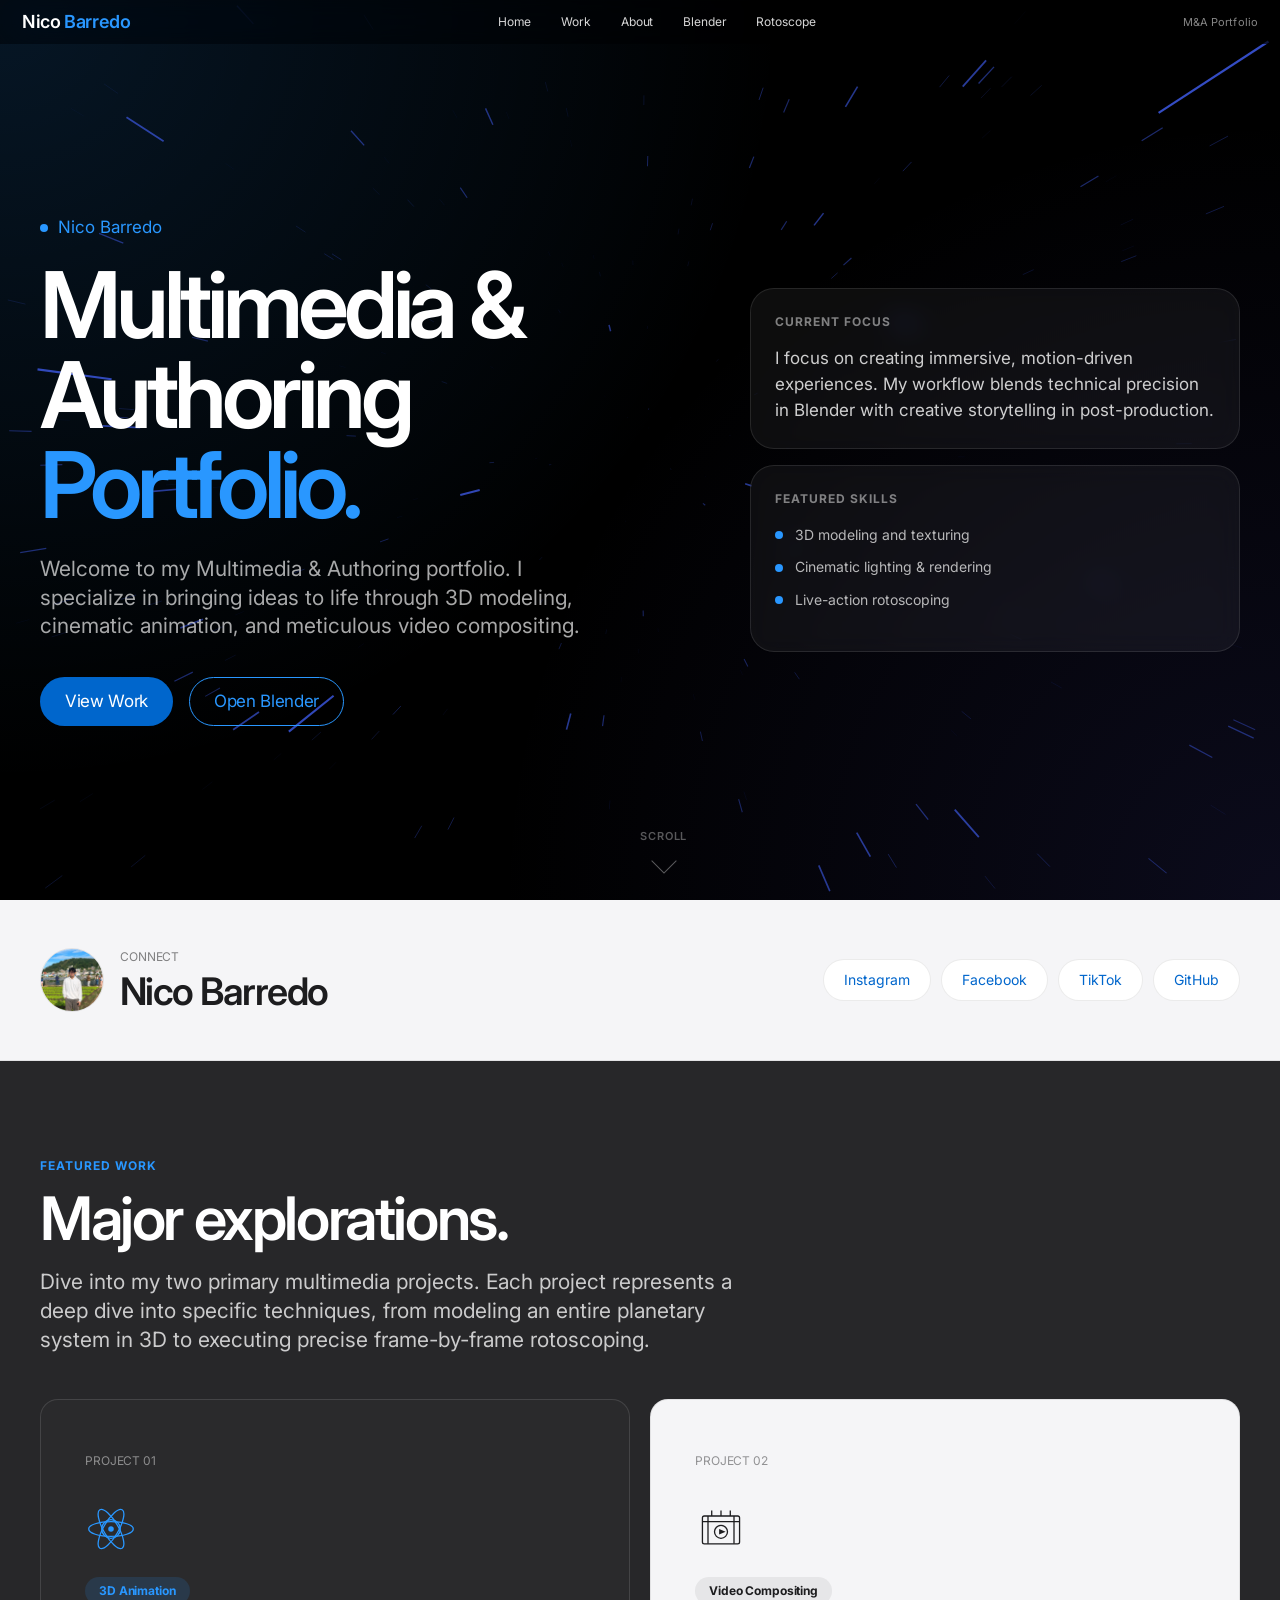
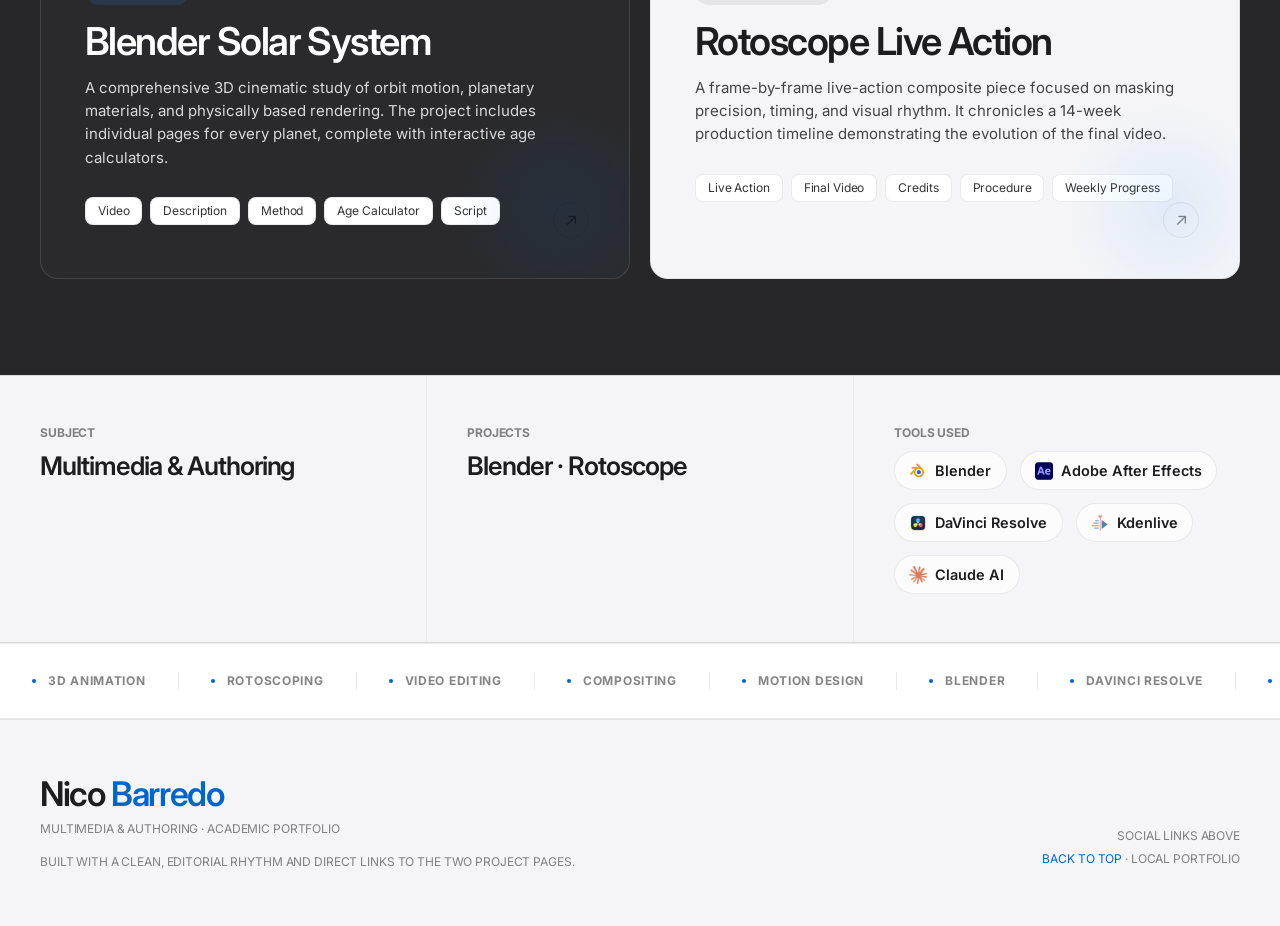
<file: index.html>
<!DOCTYPE html>
<html lang="en">

<head>
  <meta charset="UTF-8">
  <meta name="viewport" content="width=device-width, initial-scale=1.0">
  <title>Nico Barredo — Portfolio</title>
  <link rel="preconnect" href="https://fonts.googleapis.com">
  <link rel="preconnect" href="https://fonts.gstatic.com" crossorigin>
  <link href="https://fonts.googleapis.com/css2?family=Inter:wght@300;400;500;600;700&display=swap" rel="stylesheet">
  <style>
    *,
    *::before,
    *::after {
      box-sizing: border-box;
    }

    html {
      scroll-behavior: smooth;
    }

    :root {
      --action-blue: #0066cc;
      --focus-blue: #0071e3;
      --sky-blue: #2997ff;
      --near-black: #1d1d1f;
      --paper-white: #ffffff;
      --parchment: #f5f5f7;
      --dark-tile-1: #272729;
      --dark-tile-2: #2a2a2c;
      --pure-black: #000000;
      --pearl-btn: #fafafc;
      --hairline: rgba(0, 0, 0, 0.08);
      --hairline-dark: rgba(255, 255, 255, 0.12);
      --muted-80: rgba(0, 0, 0, 0.8);
      --muted-48: rgba(0, 0, 0, 0.48);
      --muted-dark: rgba(255, 255, 255, 0.66);
    }

    body {
      margin: 0;
      font-family: "Inter", system-ui, -apple-system, BlinkMacSystemFont, "Helvetica Neue", Helvetica, Arial, sans-serif;
      font-size: 17px;
      line-height: 1.47;
      color: var(--near-black);
      background: var(--paper-white);
      overflow-x: hidden;
      -webkit-font-smoothing: antialiased;
      text-rendering: optimizeLegibility;
    }

    a {
      color: inherit;
    }

    img {
      max-width: 100%;
      display: block;
    }

    .page {
      position: relative;
      isolation: isolate;
    }

    nav {
      position: fixed;
      top: 0;
      left: 0;
      right: 0;
      z-index: 200;
      height: 44px;
      display: flex;
      align-items: center;
      justify-content: space-between;
      gap: 24px;
      padding: 0 22px;
      background: rgba(0, 0, 0, 0.5);
      backdrop-filter: saturate(180%) blur(20px);
      -webkit-backdrop-filter: saturate(180%) blur(20px);
    }

    .nav-logo {
      font-size: 18px;
      font-weight: 600;
      letter-spacing: -0.02em;
      color: var(--paper-white);
      text-decoration: none;
      white-space: nowrap;
    }

    .nav-logo span {
      color: var(--sky-blue);
    }

    .nav-links {
      display: flex;
      align-items: center;
      gap: 2px;
      list-style: none;
      margin: 0;
      padding: 0;
    }

    .nav-links>li {
      position: relative;
    }

    .nav-links a {
      display: inline-flex;
      align-items: center;
      min-height: 32px;
      padding: 0 14px;
      font-size: 12px;
      letter-spacing: -0.01em;
      color: rgba(255, 255, 255, 0.84);
      text-decoration: none;
      transition: color 0.2s ease;
    }

    .nav-links a:hover {
      color: var(--paper-white);
    }


    .nav-badge {
      font-size: 11px;
      letter-spacing: 0.01em;
      color: rgba(255, 255, 255, 0.52);
      white-space: nowrap;
    }

    .section-eyebrow {
      font-size: 12px;
      font-weight: 700;
      letter-spacing: 0.08em;
      text-transform: uppercase;
      margin-bottom: 12px;
    }

    .section-title {
      margin: 0;
      font-size: clamp(34px, 4.8vw, 60px);
      line-height: 1.05;
      letter-spacing: -0.04em;
      font-weight: 600;
    }

    .hero {
      min-height: 100vh;
      display: grid;
      grid-template-columns: minmax(0, 1.15fr) minmax(300px, 0.85fr);
      align-items: center;
      gap: 48px;
      padding: 120px 40px 80px;
      background-color: var(--pure-black);
      background-image:
        radial-gradient(circle at 0% 0%, rgba(41, 151, 255, 0.15) 0%, transparent 50%),
        radial-gradient(circle at 100% 100%, rgba(94, 92, 230, 0.12) 0%, transparent 50%);
      color: var(--paper-white);
      position: relative;
      overflow: hidden;
    }

    .hero-copy,
    .hero-aside {
      position: relative;
      z-index: 1;
    }

    .hero-eyebrow {
      display: inline-flex;
      align-items: center;
      gap: 10px;
      margin-bottom: 20px;
      color: var(--sky-blue);
      animation: revealUp 0.8s ease both;
    }

    .hero-eyebrow::before {
      content: "";
      width: 8px;
      height: 8px;
      border-radius: 999px;
      background: var(--sky-blue);
    }

    .hero-title {
      margin: 0;
      font-size: clamp(44px, 7.6vw, 92px);
      line-height: 0.98;
      letter-spacing: -0.055em;
      font-weight: 600;
      max-width: 8.2ch;
      animation: revealUp 0.9s ease 0.08s both;
    }

    .hero-title .accent {
      color: var(--sky-blue);
    }

    .hero-sub {
      max-width: 34rem;
      margin: 24px 0 0;
      font-size: 21px;
      line-height: 1.38;
      color: rgba(255, 255, 255, 0.66);
      animation: revealUp 0.9s ease 0.16s both;
    }

    .hero-ctas {
      display: flex;
      flex-wrap: wrap;
      gap: 16px;
      margin-top: 36px;
      animation: revealUp 0.9s ease 0.24s both;
    }

    .btn-pill-primary,
    .btn-pill-ghost,
    .social-pill,
    .inline-link {
      text-decoration: none;
    }

    .btn-pill-primary,
    .btn-pill-ghost {
      display: inline-flex;
      align-items: center;
      justify-content: center;
      min-height: 44px;
      padding: 11px 24px;
      border-radius: 980px;
      font-size: 17px;
      letter-spacing: -0.02em;
      transition: transform 0.15s ease, opacity 0.2s ease, background 0.2s ease, border-color 0.2s ease;
      white-space: nowrap;
    }

    .btn-pill-primary {
      background: var(--action-blue);
      color: var(--paper-white);
      border: 1px solid transparent;
    }

    .btn-pill-primary:hover {
      opacity: 0.9;
    }

    .btn-pill-primary:active {
      transform: scale(0.95);
    }

    .btn-pill-primary:focus-visible,
    .btn-pill-ghost:focus-visible,
    .social-pill:focus-visible,
    .inline-link:focus-visible,
    .project-card:focus-visible {
      outline: 2px solid var(--focus-blue);
      outline-offset: 2px;
    }

    .btn-pill-ghost {
      background: transparent;
      color: var(--sky-blue);
      border: 1px solid var(--sky-blue);
    }

    .btn-pill-ghost:hover {
      background: rgba(41, 151, 255, 0.1);
    }

    .btn-pill-ghost:active {
      transform: scale(0.95);
    }

    .hero-aside {
      display: grid;
      gap: 16px;
      align-content: start;
    }

    .hero-panel {
      padding: 24px;
      border-radius: 24px;
      background: rgba(255, 255, 255, 0.05);
      border: 1px solid rgba(255, 255, 255, 0.1);
      backdrop-filter: blur(12px);
    }

    .hero-panel-label {
      margin-bottom: 14px;
      font-size: 12px;
      font-weight: 700;
      letter-spacing: 0.08em;
      text-transform: uppercase;
      color: rgba(255, 255, 255, 0.48);
    }

    .hero-panel-copy {
      margin: 0;
      font-size: 17px;
      line-height: 1.55;
      color: rgba(255, 255, 255, 0.8);
    }

    .hero-list {
      display: grid;
      gap: 12px;
      margin-top: 18px;
      padding: 0;
      list-style: none;
    }

    .hero-list li {
      display: flex;
      align-items: flex-start;
      gap: 12px;
      font-size: 14px;
      line-height: 1.45;
      color: rgba(255, 255, 255, 0.7);
    }

    .hero-list li::before {
      content: "";
      width: 8px;
      height: 8px;
      border-radius: 999px;
      margin-top: 0.45em;
      background: var(--sky-blue);
      flex: 0 0 auto;
    }

    .scroll-hint {
      position: absolute;
      left: 50%;
      bottom: 30px;
      transform: translateX(-50%);
      display: inline-flex;
      flex-direction: column;
      align-items: center;
      gap: 8px;
      color: rgba(255, 255, 255, 0.34);
      animation: revealUp 0.9s ease 0.4s both;
    }

    .scroll-hint-text {
      font-size: 11px;
      font-weight: 600;
      letter-spacing: 0.08em;
      text-transform: uppercase;
    }

    .scroll-chevron {
      width: 18px;
      height: 18px;
      border-right: 1.5px solid rgba(255, 255, 255, 0.35);
      border-bottom: 1.5px solid rgba(255, 255, 255, 0.35);
      transform: rotate(45deg);
      animation: chevronBounce 2s ease-in-out infinite;
    }

    .social-strip {
      padding: 48px 40px;
      display: flex;
      align-items: center;
      justify-content: space-between;
      gap: 24px;
      flex-wrap: wrap;
      background: var(--parchment);
      border-bottom: 1px solid var(--hairline);
    }

    .social-strip-left .label,
    .about-col-label,
    .project-num,
    .meta-chip,
    .footer-right,
    .footer-left .f-sub,
    .footer-note,
    .eyebrow-tag {
      font-size: 12px;
      letter-spacing: -0.01em;
    }

    .social-strip-left .label,
    .about-col-label,
    .project-num,
    .footer-left .f-sub,
    .footer-right,
    .footer-note {
      color: var(--muted-48);
      text-transform: uppercase;
    }

    .social-strip-left {
      display: flex;
      align-items: center;
      gap: 16px;
    }

    .profile-avatar {
      width: 64px;
      height: 64px;
      border-radius: 50%;
      object-fit: cover;
      border: 1px solid var(--hairline);
    }

    .social-strip-left .label {
      margin-bottom: 6px;
    }

    .social-strip-left .name {
      margin: 0;
      font-size: clamp(28px, 3vw, 38px);
      line-height: 1.05;
      letter-spacing: -0.04em;
      font-weight: 600;
      color: var(--near-black);
    }

    .social-pills {
      display: flex;
      flex-wrap: wrap;
      gap: 10px;
    }

    .social-pill {
      display: inline-flex;
      align-items: center;
      min-height: 42px;
      padding: 0 20px;
      border-radius: 980px;
      border: 1px solid var(--hairline);
      background: var(--paper-white);
      color: var(--action-blue);
      font-size: 14px;
      transition: background 0.2s ease, transform 0.15s ease;
    }

    .social-pill:hover {
      background: var(--pearl-btn);
      transform: translateY(-1px);
    }

    .tile {
      padding: 96px 40px;
    }

    .tile-dark {
      background: var(--dark-tile-1);
      color: var(--paper-white);
    }

    .tile-light {
      background: var(--paper-white);
      color: var(--near-black);
    }

    .tile-dark .section-title {
      color: var(--paper-white);
    }

    .tile-light .section-title {
      color: var(--near-black);
    }

    .tile-dark .section-eyebrow {
      color: var(--sky-blue);
    }

    .tile-light .section-eyebrow {
      color: var(--action-blue);
    }

    .tile-lead {
      max-width: 46rem;
      margin: 18px 0 0;
      font-size: 21px;
      line-height: 1.38;
      color: inherit;
      opacity: 0.76;
    }

    .featured-grid {
      display: grid;
      grid-template-columns: repeat(2, minmax(0, 1fr));
      gap: 20px;
      margin-top: 44px;
    }

    .project-card {
      position: relative;
      display: flex;
      flex-direction: column;
      justify-content: space-between;
      min-height: 480px;
      padding: 52px 44px 44px;
      border-radius: 18px;
      border: 1px solid var(--hairline);
      text-decoration: none;
      color: var(--near-black);
      background: var(--parchment);
      overflow: hidden;
      transition: transform 0.28s ease, border-color 0.28s ease;
    }

    .project-card:hover {
      transform: translateY(-4px);
      border-color: rgba(0, 0, 0, 0.12);
    }

    .project-card::after {
      content: "";
      position: absolute;
      inset: auto -40px -40px auto;
      width: 220px;
      height: 220px;
      border-radius: 50%;
      pointer-events: none;
    }

    .project-card.blender::after {
      background: radial-gradient(circle, rgba(0, 102, 204, 0.1) 0%, rgba(0, 102, 204, 0) 68%);
    }

    .project-card.rotoscope::after {
      background: radial-gradient(circle, rgba(41, 151, 255, 0.1) 0%, rgba(41, 151, 255, 0) 68%);
    }

    .project-card.dark {
      background: var(--dark-tile-2);
      color: var(--paper-white);
      border-color: var(--hairline-dark);
    }

    .project-num {
      margin-bottom: 34px;
      color: inherit;
      opacity: 0.46;
    }

    .project-icon {
      width: 52px;
      height: 52px;
      margin-bottom: 22px;
      color: var(--action-blue);
    }

    .project-card.rotoscope .project-icon {
      color: var(--near-black);
    }

    .project-card.dark .project-icon {
      color: var(--sky-blue);
    }

    .project-tag {
      display: inline-flex;
      align-items: center;
      min-height: 28px;
      padding: 0 14px;
      width: fit-content;
      border-radius: 980px;
      font-size: 12px;
      font-weight: 700;
      letter-spacing: -0.01em;
      margin-bottom: 16px;
      background: rgba(0, 102, 204, 0.09);
      color: var(--action-blue);
    }

    .project-card.rotoscope .project-tag {
      background: rgba(29, 29, 31, 0.07);
      color: var(--near-black);
    }

    .project-card.dark .project-tag {
      background: rgba(41, 151, 255, 0.14);
      color: var(--sky-blue);
    }

    .project-name {
      margin: 0 0 14px;
      font-size: clamp(26px, 3vw, 42px);
      line-height: 1.06;
      letter-spacing: -0.04em;
      font-weight: 600;
    }

    .project-desc {
      margin: 0;
      max-width: 30rem;
      font-size: 15px;
      line-height: 1.55;
      color: inherit;
      opacity: 0.82;
    }

    .project-meta {
      display: flex;
      flex-wrap: wrap;
      gap: 8px;
      margin-top: 28px;
    }

    .meta-chip {
      display: inline-flex;
      align-items: center;
      min-height: 28px;
      padding: 0 12px;
      border-radius: 8px;
      background: var(--paper-white);
      border: 1px solid var(--hairline);
      color: var(--muted-80);
      font-size: 12px;
      text-transform: none;
    }

    .project-arrow {
      position: absolute;
      right: 40px;
      bottom: 40px;
      width: 36px;
      height: 36px;
      border-radius: 50%;
      display: grid;
      place-items: center;
      border: 1px solid var(--hairline);
      color: var(--muted-48);
      transition: transform 0.25s ease, background 0.25s ease, color 0.25s ease, border-color 0.25s ease;
    }

    .project-card:hover .project-arrow {
      transform: rotate(45deg);
      background: var(--action-blue);
      color: var(--paper-white);
      border-color: var(--action-blue);
    }

    .about-strip {
      display: grid;
      grid-template-columns: repeat(3, minmax(0, 1fr));
      gap: 1px;
      background: var(--hairline);
      border-top: 1px solid var(--hairline);
      border-bottom: 1px solid var(--hairline);
    }

    .about-col {
      padding: 48px 40px;
      background: var(--parchment);
    }

    .about-col-label {
      margin-bottom: 10px;
      color: var(--muted-48);
      font-weight: 700;
      text-transform: uppercase;
    }

    .about-col-val {
      font-size: clamp(22px, 2vw, 28px);
      line-height: 1.18;
      letter-spacing: -0.04em;
      font-weight: 600;
      color: var(--near-black);
    }

    .tools-list {
      display: flex;
      flex-wrap: wrap;
      gap: 0.8rem;
      align-items: center;
      font-size: 0.85em;
      letter-spacing: normal;
      font-weight: 600;
    }

    .tool-pill {
      display: inline-flex;
      align-items: center;
      gap: 0.5rem;
      padding: 0.6rem 0.9rem;
      border-radius: 999px;
      background: rgba(255, 255, 255, 0.72);
      border: 1px solid var(--hairline);
      color: var(--near-black);
    }

    .tool-pill img {
      width: 18px;
      height: 18px;
      display: block;
      object-fit: contain;
    }

    .support-grid {
      display: grid;
      grid-template-columns: minmax(0, 1fr) minmax(0, 1fr);
      gap: 20px;
      margin-top: 44px;
    }

    .support-card {
      padding: 32px;
      border-radius: 18px;
      border: 1px solid var(--hairline);
      background: var(--paper-white);
    }

    .support-card.dark {
      background: var(--dark-tile-2);
      border-color: var(--hairline-dark);
      color: var(--paper-white);
    }

    .support-card .eyebrow-tag {
      display: inline-flex;
      align-items: center;
      min-height: 28px;
      padding: 0 12px;
      border-radius: 980px;
      margin-bottom: 14px;
      background: rgba(0, 102, 204, 0.09);
      color: var(--action-blue);
      font-weight: 700;
      text-transform: uppercase;
    }

    .support-card.dark .eyebrow-tag {
      background: rgba(41, 151, 255, 0.14);
      color: var(--sky-blue);
    }

    .support-card h3 {
      margin: 0 0 10px;
      font-size: 24px;
      line-height: 1.12;
      letter-spacing: -0.04em;
      font-weight: 600;
      color: inherit;
    }

    .support-card p {
      margin: 0;
      font-size: 15px;
      line-height: 1.55;
      color: inherit;
      opacity: 0.82;
    }

    .support-meta {
      display: flex;
      flex-wrap: wrap;
      gap: 8px;
      margin-top: 20px;
    }

    .support-chip {
      display: inline-flex;
      align-items: center;
      min-height: 28px;
      padding: 0 12px;
      border-radius: 8px;
      background: rgba(255, 255, 255, 0.72);
      border: 1px solid var(--hairline);
      color: var(--muted-80);
      font-size: 12px;
    }

    .support-card.dark .support-chip {
      background: rgba(255, 255, 255, 0.08);
      border-color: rgba(255, 255, 255, 0.12);
      color: rgba(255, 255, 255, 0.82);
    }

    .process-strip {
      padding: 0 40px 96px;
      background: var(--paper-white);
    }

    .process-head {
      max-width: 48rem;
      margin-bottom: 28px;
    }

    .process-grid {
      display: grid;
      grid-template-columns: repeat(3, minmax(0, 1fr));
      gap: 20px;
    }

    .process-step {
      padding: 28px;
      border-radius: 18px;
      background: var(--parchment);
      border: 1px solid var(--hairline);
    }

    .process-step-num {
      display: inline-flex;
      align-items: center;
      justify-content: center;
      width: 36px;
      height: 36px;
      border-radius: 50%;
      margin-bottom: 16px;
      background: rgba(0, 102, 204, 0.09);
      color: var(--action-blue);
      font-size: 12px;
      font-weight: 700;
    }

    .process-step h3 {
      margin: 0 0 10px;
      font-size: 22px;
      line-height: 1.12;
      letter-spacing: -0.04em;
      font-weight: 600;
      color: var(--near-black);
    }

    .process-step p {
      margin: 0;
      font-size: 15px;
      line-height: 1.55;
      color: var(--muted-80);
    }

    .marquee-section {
      overflow: hidden;
      padding: 28px 0;
      background: var(--paper-white);
      border-top: 1px solid var(--hairline);
      border-bottom: 1px solid var(--hairline);
    }

    .marquee-track {
      display: flex;
      width: max-content;
      white-space: nowrap;
      animation: marquee 28s linear infinite;
    }

    .marquee-item {
      display: inline-flex;
      align-items: center;
      gap: 12px;
      padding: 0 32px;
      font-size: 12px;
      font-weight: 700;
      letter-spacing: 0.06em;
      text-transform: uppercase;
      color: var(--muted-48);
      border-right: 1px solid var(--hairline);
    }

    .marquee-dot {
      width: 4px;
      height: 4px;
      border-radius: 999px;
      flex: 0 0 auto;
      background: var(--action-blue);
    }

    footer {
      background: var(--parchment);
      border-top: 1px solid var(--hairline);
      padding: 56px 40px;
      display: flex;
      align-items: flex-end;
      justify-content: space-between;
      gap: 24px;
      flex-wrap: wrap;
    }

    .footer-left .f-title {
      margin: 0 0 6px;
      font-size: clamp(26px, 2.8vw, 34px);
      line-height: 1.06;
      letter-spacing: -0.04em;
      font-weight: 600;
      color: var(--near-black);
    }

    .footer-left .f-title span {
      color: var(--action-blue);
    }

    .footer-left .f-sub {
      margin: 0;
      line-height: 1.9;
      font-size: 12px;
      color: var(--muted-48);
      text-transform: uppercase;
    }

    .footer-right {
      text-align: right;
      line-height: 1.9;
      font-size: 12px;
      color: var(--muted-48);
      text-transform: uppercase;
    }

    .footer-right a {
      color: var(--action-blue);
      text-decoration: none;
    }

    .footer-right a:hover {
      text-decoration: underline;
    }

    .footer-note {
      margin-top: 12px;
      color: var(--muted-48);
    }

    .inline-link {
      color: var(--action-blue);
      font-weight: 600;
    }

    @keyframes revealUp {
      from {
        opacity: 0;
        transform: translateY(18px);
      }

      to {
        opacity: 1;
        transform: translateY(0);
      }
    }

    @keyframes chevronBounce {

      0%,
      100% {
        transform: rotate(45deg) translateY(0);
        opacity: 0.35;
      }

      50% {
        transform: rotate(45deg) translateY(5px);
        opacity: 0.7;
      }
    }

    @keyframes marquee {
      to {
        transform: translateX(-50%);
      }
    }

    @media (max-width: 1024px) {
      .hero {
        grid-template-columns: 1fr;
      }

      .hero-title {
        max-width: none;
      }

      .support-grid,
      .process-grid,
      .featured-grid {
        grid-template-columns: 1fr;
      }
    }

    @media (max-width: 833px) {
      nav {
        padding: 0 16px;
      }

      .nav-links {
        display: none;
      }

      .hero,
      .tile,
      .process-strip,
      footer,
      .social-strip {
        padding-left: 24px;
        padding-right: 24px;
      }

      .hero {
        padding-top: 100px;
        padding-bottom: 72px;
      }

      .hero-sub,
      .tile-lead {
        font-size: 18px;
      }

      .project-card {
        min-height: 420px;
        padding: 42px 28px 34px;
      }

      .project-arrow {
        right: 28px;
        bottom: 28px;
      }

      .about-strip {
        grid-template-columns: 1fr;
      }

      .about-col {
        padding: 32px 24px;
      }

      .footer-right {
        text-align: left;
      }
    }


    @media (max-width: 640px) {
      .hero-title {
        font-size: clamp(40px, 14vw, 56px);
      }

      .hero-ctas {
        flex-direction: column;
        align-items: stretch;
      }

      .btn-pill-primary,
      .btn-pill-ghost {
        width: 100%;
      }

      .social-strip {
        align-items: flex-start;
      }
    }

    @media (prefers-reduced-motion: reduce) {

      *,
      *::before,
      *::after {
        animation-duration: 0.001ms !important;
        animation-iteration-count: 1 !important;
        transition-duration: 0.001ms !important;
        scroll-behavior: auto !important;
      }
    }
  </style>
</head>

<body>
  <div class="page">
    <nav>
      <a class="nav-logo" href="#hero">Nico <span>Barredo</span></a>
      <ul class="nav-links" aria-label="Primary">
        <li><a href="#hero">Home</a></li>
        <li><a href="#work">Work</a></li>
        <li><a href="#about">About</a></li>
        <li><a href="blender/index.html">Blender</a></li>
        <li><a href="rotoscope/index.html">Rotoscope</a></li>
      </ul>
      <div class="nav-badge">M&amp;A Portfolio</div>
    </nav>

    <main>
      <section class="hero" id="hero">
        <div class="hero-copy">
          <div class="hero-eyebrow">Nico Barredo</div>
          <h1 class="hero-title">Multimedia &amp; Authoring<br><span class="accent">Portfolio.</span></h1>
          <p class="hero-sub">Welcome to my Multimedia &amp; Authoring portfolio. I specialize in bringing ideas to life
            through 3D modeling, cinematic animation, and meticulous video compositing.</p>
          <div class="hero-ctas">
            <a href="#work" class="btn-pill-primary">View Work</a>
            <a href="blender/index.html" class="btn-pill-ghost">Open Blender</a>
          </div>
        </div>

        <aside class="hero-aside" aria-label="Portfolio summary">
          <div class="hero-panel">
            <div class="hero-panel-label">Current focus</div>
            <p class="hero-panel-copy">I focus on creating immersive, motion-driven experiences. My workflow blends
              technical precision in Blender with creative storytelling in post-production.</p>
          </div>
          <div class="hero-panel">
            <div class="hero-panel-label">Featured skills</div>
            <ul class="hero-list">
              <li>3D modeling and texturing</li>
              <li>Cinematic lighting &amp; rendering</li>
              <li>Live-action rotoscoping</li>
            </ul>
          </div>
        </aside>

        <div class="scroll-hint" aria-hidden="true">
          <span class="scroll-hint-text">Scroll</span>
          <span class="scroll-chevron"></span>
        </div>
      </section>

      <div class="social-strip">
        <div class="social-strip-left">
          <!-- FIX: removed trailing slash from void element -->
          <img src="media/pfp.jpg" alt="Nico Barredo" class="profile-avatar">
          <div>
            <div class="label">Connect</div>
            <h2 class="name">Nico Barredo</h2>
          </div>
        </div>
        <div class="social-pills">
          <a class="social-pill" href="https://www.instagram.com/niiikkoo_0/" target="_blank"
            rel="noreferrer">Instagram</a>
          <a class="social-pill" href="https://www.facebook.com/elixqc" target="_blank" rel="noreferrer">Facebook</a>
          <a class="social-pill" href="https://www.tiktok.com/@pitchblack721" target="_blank"
            rel="noreferrer">TikTok</a>
          <a class="social-pill" href="https://github.com/elixqc" target="_blank" rel="noreferrer">GitHub</a>
        </div>
      </div>

      <section class="tile tile-dark" id="work">
        <div class="section-eyebrow">Featured Work</div>
        <h2 class="section-title">Major explorations.</h2>
        <p class="tile-lead">Dive into my two primary multimedia projects. Each project represents a deep dive into
          specific techniques, from modeling an entire planetary system in 3D to executing precise frame-by-frame
          rotoscoping.</p>

        <div class="featured-grid">
          <a href="blender/index.html" class="project-card dark blender">
            <div>
              <div class="project-num">Project 01</div>
              <div class="project-icon" aria-hidden="true">
                <svg width="52" height="52" viewBox="0 0 56 56" fill="none" stroke="currentColor" stroke-width="1.4"
                  xmlns="http://www.w3.org/2000/svg">
                  <circle cx="28" cy="28" r="10" />
                  <ellipse cx="28" cy="28" rx="24" ry="8" />
                  <ellipse cx="28" cy="28" rx="24" ry="8" transform="rotate(60 28 28)" />
                  <ellipse cx="28" cy="28" rx="24" ry="8" transform="rotate(120 28 28)" />
                  <circle cx="28" cy="28" r="3" fill="currentColor" stroke="none" />
                </svg>
              </div>
              <span class="project-tag">3D Animation</span>
              <h3 class="project-name">Blender Solar System</h3>
              <p class="project-desc">A comprehensive 3D cinematic study of orbit motion, planetary materials, and
                physically based rendering. The project includes individual pages for every planet, complete with
                interactive age calculators.</p>
              <div class="project-meta">
                <span class="meta-chip">Video</span>
                <span class="meta-chip">Description</span>
                <span class="meta-chip">Method</span>
                <span class="meta-chip">Age Calculator</span>
                <span class="meta-chip">Script</span>
              </div>
            </div>
            <div class="project-arrow">↗</div>
          </a>

          <a href="rotoscope/index.html" class="project-card rotoscope">
            <div>
              <div class="project-num">Project 02</div>
              <div class="project-icon" aria-hidden="true">
                <svg width="52" height="52" viewBox="0 0 56 56" fill="none" stroke="currentColor" stroke-width="1.4"
                  xmlns="http://www.w3.org/2000/svg">
                  <rect x="8" y="14" width="40" height="30" rx="2" />
                  <line x1="8" y1="20" x2="48" y2="20" />
                  <line x1="14" y1="14" x2="14" y2="44" />
                  <line x1="42" y1="14" x2="42" y2="44" />
                  <circle cx="28" cy="31" r="7" />
                  <polygon points="26,28 26,34 33,31" fill="currentColor" stroke="none" />
                  <line x1="18" y1="8" x2="18" y2="14" />
                  <line x1="28" y1="8" x2="28" y2="14" />
                  <line x1="38" y1="8" x2="38" y2="14" />
                </svg>
              </div>
              <span class="project-tag">Video Compositing</span>
              <h3 class="project-name">Rotoscope Live Action</h3>
              <p class="project-desc">A frame-by-frame live-action composite piece focused on masking precision, timing,
                and visual rhythm. It chronicles a 14-week production timeline demonstrating the evolution of the final
                video.</p>
              <div class="project-meta">
                <span class="meta-chip">Live Action</span>
                <span class="meta-chip">Final Video</span>
                <span class="meta-chip">Credits</span>
                <span class="meta-chip">Procedure</span>
                <span class="meta-chip">Weekly Progress</span>
              </div>
            </div>
            <div class="project-arrow">↗</div>
          </a>
        </div>
      </section>

      <div class="about-strip" id="about">
        <div class="about-col">
          <div class="about-col-label">Subject</div>
          <div class="about-col-val">Multimedia &amp; Authoring</div>
        </div>
        <div class="about-col">
          <div class="about-col-label">Projects</div>
          <div class="about-col-val">Blender · Rotoscope</div>
        </div>
        <div class="about-col">
          <div class="about-col-label">Tools Used</div>
          <div class="about-col-val tools-list">
            <span class="tool-pill"><img src="blender/icons/blender.png" alt="Blender">Blender</span>
            <span class="tool-pill"><img src="blender/icons/aftereffects.png" alt="Adobe After Effects">Adobe After Effects</span>
            <span class="tool-pill"><img src="blender/icons/davinci.png" alt="DaVinci Resolve">DaVinci Resolve</span>
            <span class="tool-pill"><img src="blender/icons/kdenlive.png" alt="Kdenlive">Kdenlive</span>
            <span class="tool-pill"><img src="blender/icons/claudeai.png" alt="Claude AI">Claude AI</span>
          </div>
        </div>
      </div>

      <div class="marquee-section">
        <div class="marquee-track" aria-hidden="true">
          <span class="marquee-item"><span class="marquee-dot"></span>3D Animation</span>
          <span class="marquee-item"><span class="marquee-dot"></span>Rotoscoping</span>
          <span class="marquee-item"><span class="marquee-dot"></span>Video Editing</span>
          <span class="marquee-item"><span class="marquee-dot"></span>Compositing</span>
          <span class="marquee-item"><span class="marquee-dot"></span>Motion Design</span>
          <span class="marquee-item"><span class="marquee-dot"></span>Blender</span>
          <span class="marquee-item"><span class="marquee-dot"></span>DaVinci Resolve</span>
          <span class="marquee-item"><span class="marquee-dot"></span>Kdenlive</span>
          <span class="marquee-item"><span class="marquee-dot"></span>Portfolio Design</span>
          <span class="marquee-item"><span class="marquee-dot"></span>3D Animation</span>
          <span class="marquee-item"><span class="marquee-dot"></span>Rotoscoping</span>
          <span class="marquee-item"><span class="marquee-dot"></span>Video Editing</span>
          <span class="marquee-item"><span class="marquee-dot"></span>Compositing</span>
          <span class="marquee-item"><span class="marquee-dot"></span>Motion Design</span>
          <span class="marquee-item"><span class="marquee-dot"></span>Blender</span>
          <span class="marquee-item"><span class="marquee-dot"></span>DaVinci Resolve</span>
          <span class="marquee-item"><span class="marquee-dot"></span>Kdenlive</span>
          <span class="marquee-item"><span class="marquee-dot"></span>Portfolio Design</span>
        </div>
      </div>
    </main>

    <footer>
      <div class="footer-left">
        <div class="f-title">Nico <span>Barredo</span></div>
        <div class="f-sub">Multimedia &amp; Authoring · Academic Portfolio</div>
        <div class="footer-note">Built with a clean, editorial rhythm and direct links to the two project pages.</div>
      </div>
      <div class="footer-right">
        Social links above<br>
        <a href="#hero">Back to top</a> · Local portfolio
      </div>
    </footer>
  </div>

  <script src="starfield.js"></script>
  <script>
    Starfield.setup({
      starColor: "rgb(58, 85, 217)",
      hueJitter: 0,
      trailLength: 0.8,
      baseSpeed: 3,
      maxAcceleration: 2,
      accelerationRate: 0.05,
      decelerationRate: 0.05,
      minSpawnRadius: 80,
      maxSpawnRadius: 500
    });
  </script>
</body>

</html>
</file>
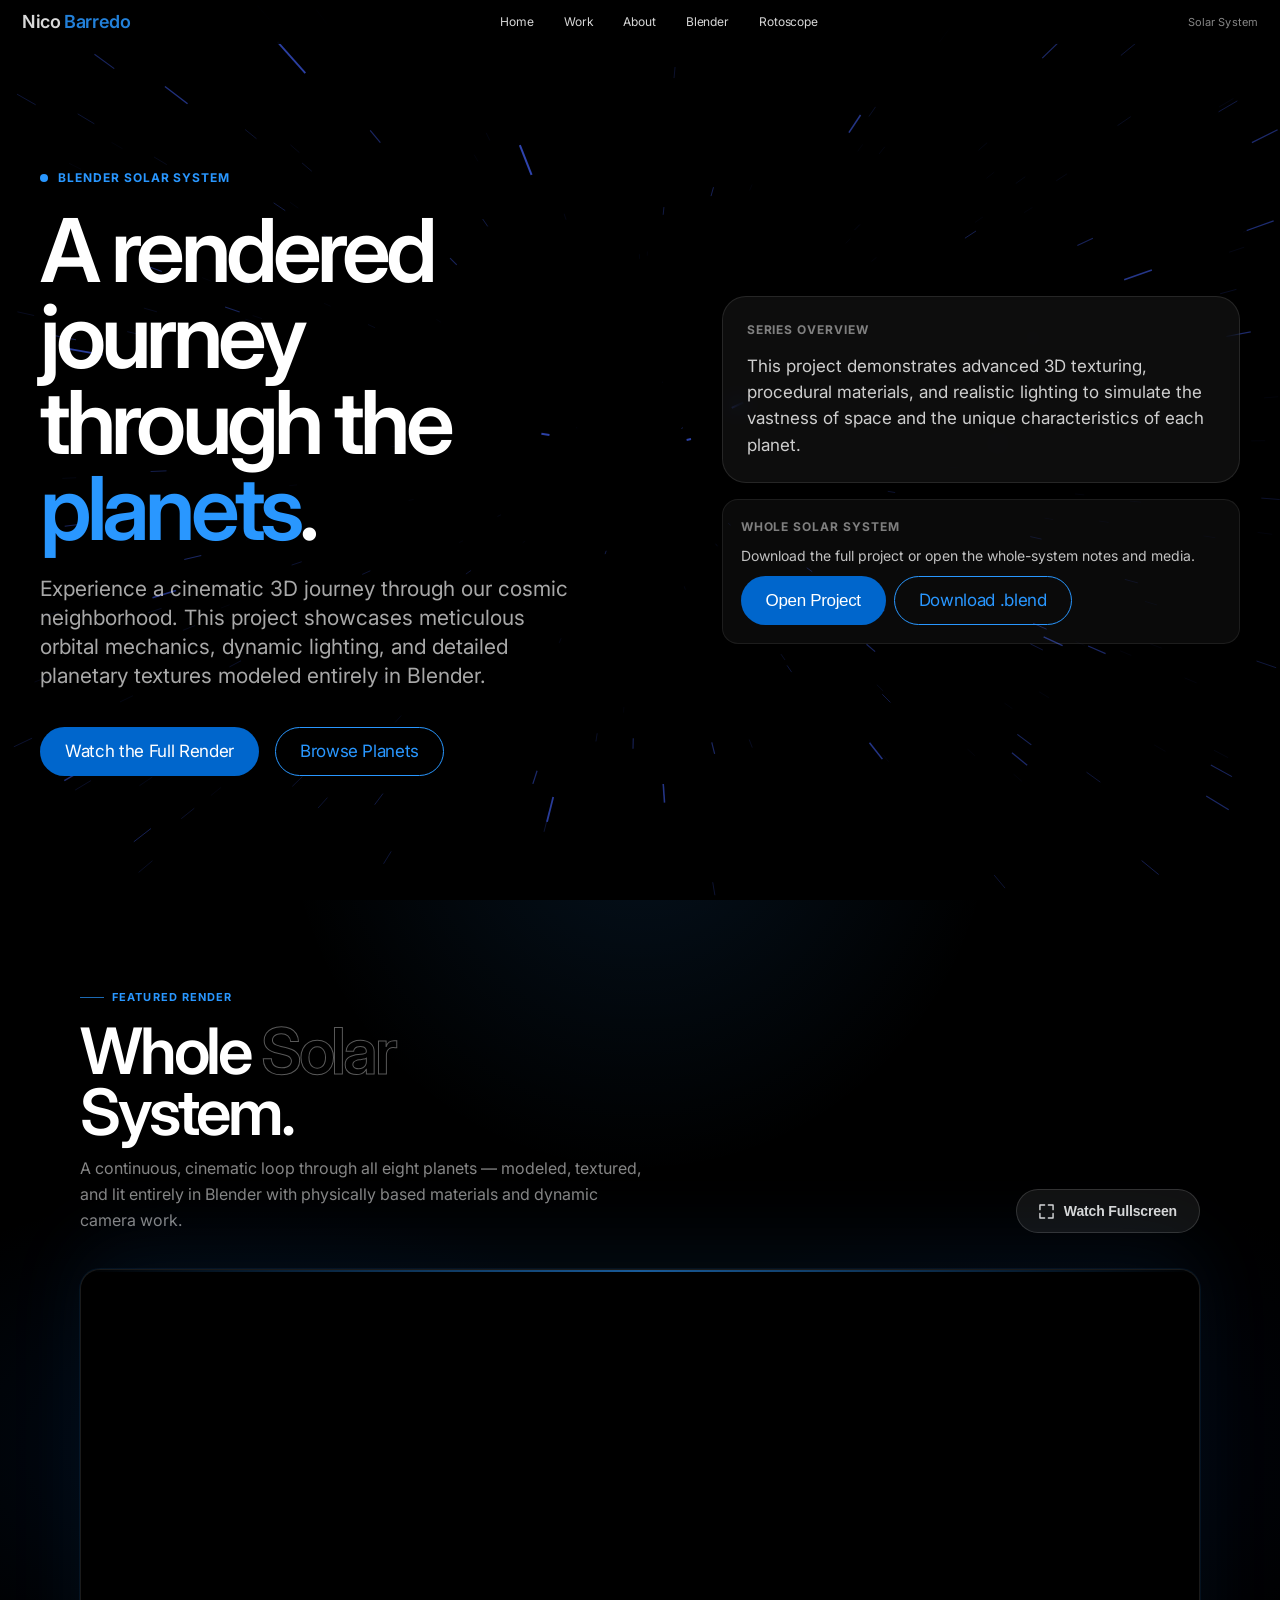
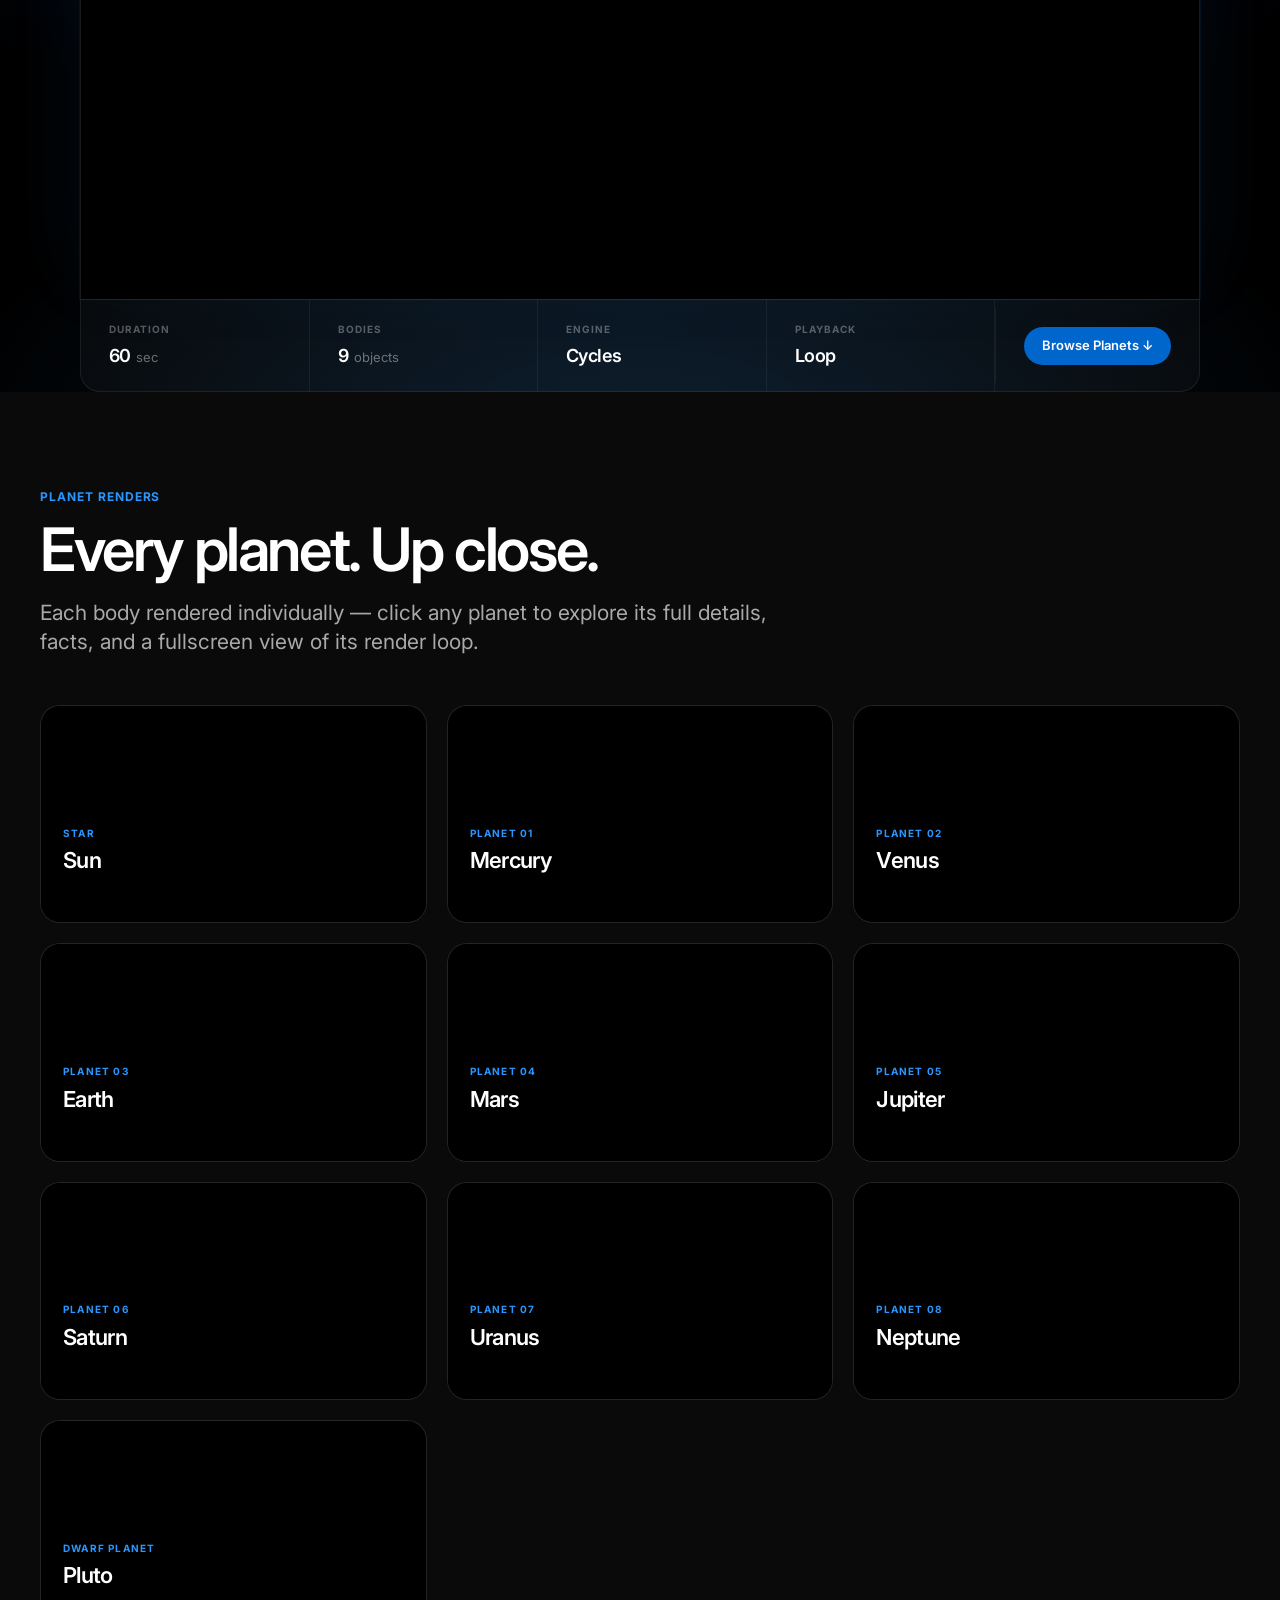
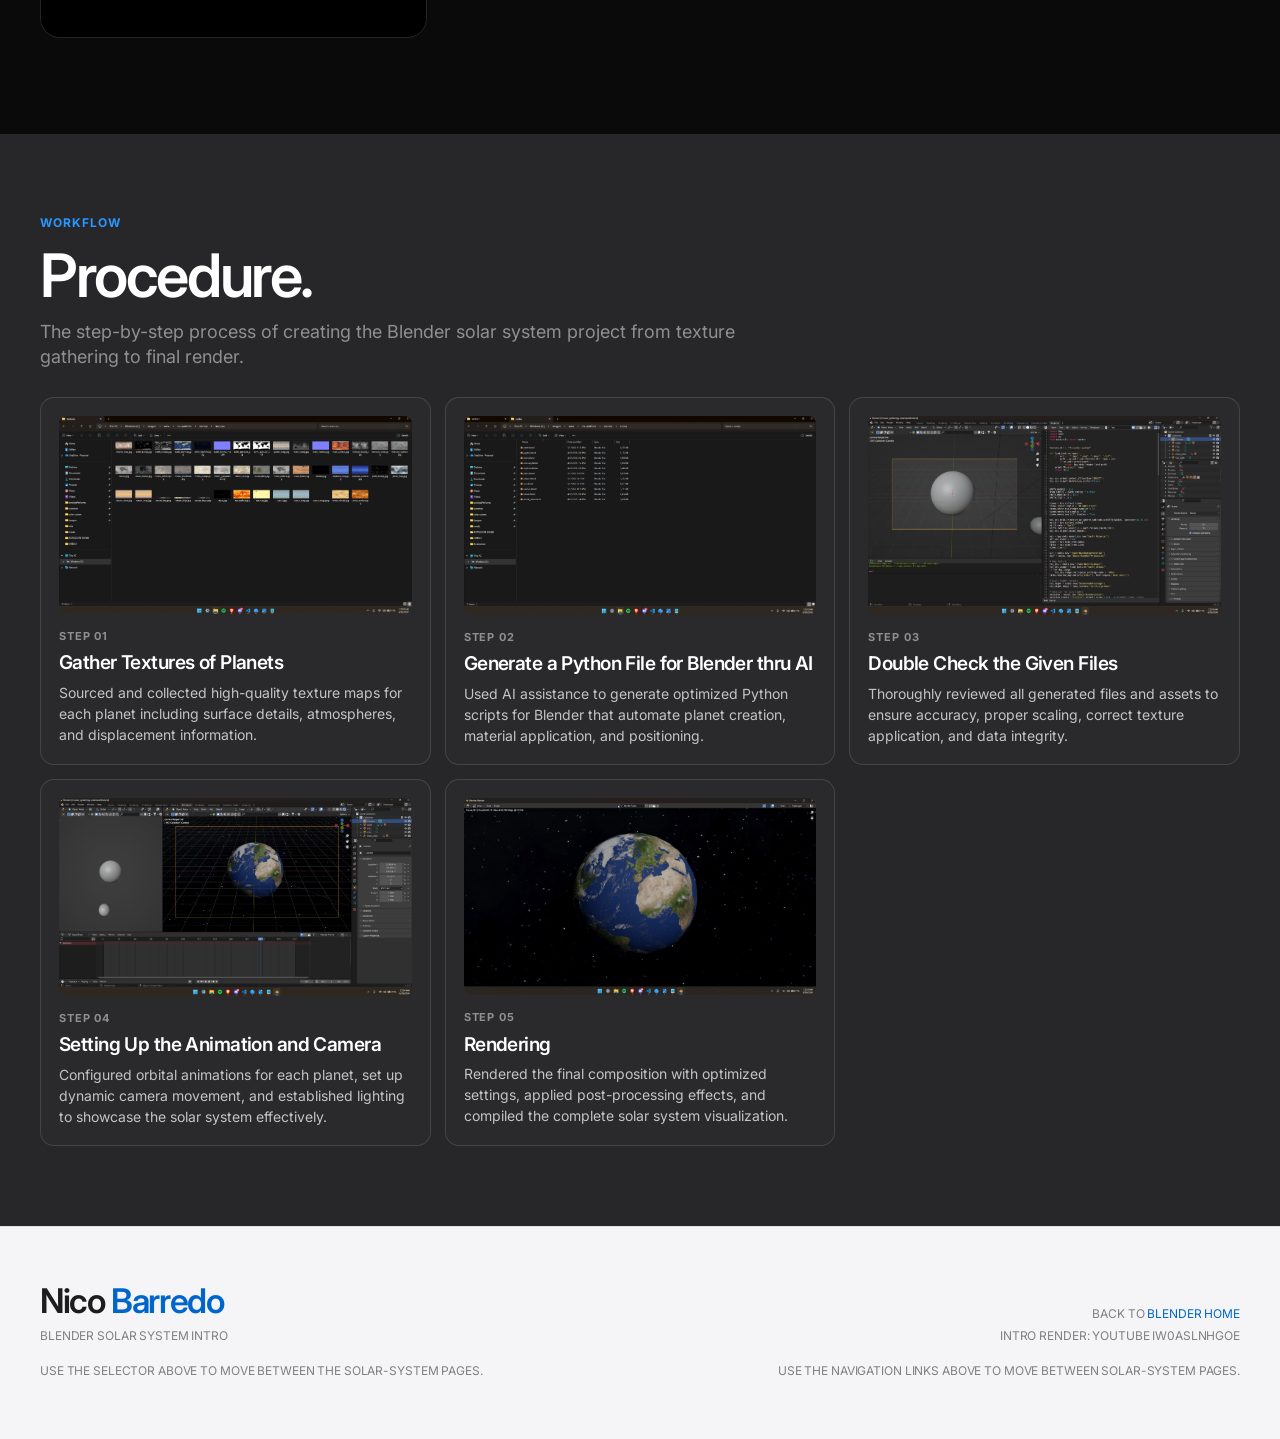
<file: blender/index.html>
<!DOCTYPE html>
<html lang="en">

<head>
  <meta charset="UTF-8" />
  <meta name="viewport" content="width=device-width, initial-scale=1.0" />
  <title>Blender Solar System — Nico Barredo</title>
  <link rel="preconnect" href="https://fonts.googleapis.com" />
  <link rel="preconnect" href="https://fonts.gstatic.com" crossorigin />
  <link href="https://fonts.googleapis.com/css2?family=Inter:wght@300;400;500;600;700&display=swap" rel="stylesheet" />
  <style>
    *,
    *::before,
    *::after {
      box-sizing: border-box;
    }

    html {
      scroll-behavior: smooth;
    }

    :root {
      --action-blue: #0066cc;
      --focus-blue: #0071e3;
      --sky-blue: #2997ff;
      --near-black: #1d1d1f;
      --paper-white: #ffffff;
      --parchment: #f5f5f7;
      --dark-tile-1: #272729;
      --dark-tile-2: #2a2a2c;
      --pure-black: #000000;
      --pearl-btn: #fafafc;
      --hairline: rgba(0, 0, 0, 0.08);
      --hairline-dark: rgba(255, 255, 255, 0.12);
      --muted-80: rgba(0, 0, 0, 0.8);
      --muted-48: rgba(0, 0, 0, 0.48);
    }

    body {
      margin: 0;
      font-family: "Inter", system-ui, -apple-system, BlinkMacSystemFont, "Helvetica Neue", Helvetica, Arial, sans-serif;
      font-size: 17px;
      line-height: 1.47;
      color: var(--near-black);
      background: var(--paper-white);
      overflow-x: hidden;
      -webkit-font-smoothing: antialiased;
      text-rendering: optimizeLegibility;
    }

    a { color: inherit; }
    img, video { display: block; max-width: 100%; }

    /* ── NAV ── */
    nav {
      position: fixed;
      top: 0; left: 0; right: 0;
      z-index: 200;
      height: 44px;
      display: flex;
      align-items: center;
      justify-content: space-between;
      gap: 24px;
      padding: 0 22px;
      background: rgba(0, 0, 0, 0.84);
      backdrop-filter: saturate(180%) blur(20px);
      -webkit-backdrop-filter: saturate(180%) blur(20px);
    }

    .nav-logo {
      font-size: 18px; font-weight: 600; letter-spacing: -0.02em;
      color: var(--paper-white); text-decoration: none; white-space: nowrap;
    }
    .nav-logo span { color: var(--sky-blue); }

    .nav-links {
      display: flex; align-items: center; gap: 2px;
      list-style: none; margin: 0; padding: 0;
    }
    .nav-links a {
      display: inline-flex; align-items: center; min-height: 32px;
      padding: 0 14px; font-size: 12px; letter-spacing: -0.01em;
      color: rgba(255,255,255,0.84); text-decoration: none; transition: color 0.2s ease;
    }
    .nav-links a:hover { color: var(--paper-white); }

    .nav-badge {
      font-size: 11px; letter-spacing: 0.01em;
      color: rgba(255,255,255,0.52); white-space: nowrap;
    }

    /* ── HERO ── */
    .hero {
      position: relative; overflow: hidden; min-height: 100vh;
      padding: 120px 40px 80px; background: var(--pure-black); color: var(--paper-white);
      display: grid; grid-template-columns: minmax(0,1.1fr) minmax(300px,0.9fr);
      gap: 48px; align-items: center;
    }

    .hero-eyebrow {
      display: inline-flex; align-items: center; gap: 10px; margin-bottom: 20px;
      color: var(--sky-blue); font-size: 12px; font-weight: 700;
      letter-spacing: 0.08em; text-transform: uppercase;
    }
    .hero-eyebrow::before {
      content: ""; width: 8px; height: 8px; border-radius: 999px; background: var(--sky-blue);
    }

    .hero-title {
      margin: 0; font-size: clamp(44px,7.2vw,88px); line-height: 0.98;
      letter-spacing: -0.055em; font-weight: 600; max-width: 9ch;
    }
    .hero-title .accent { color: var(--sky-blue); }

    .hero-sub {
      max-width: 34rem; margin: 24px 0 0; font-size: 21px;
      line-height: 1.38; color: rgba(255,255,255,0.66);
    }

    .hero-ctas { display: flex; flex-wrap: wrap; gap: 16px; margin-top: 36px; }

    .btn-pill-primary, .btn-pill-ghost, .inline-link { text-decoration: none; }
    .btn-pill-primary, .btn-pill-ghost {
      display: inline-flex; align-items: center; justify-content: center;
      min-height: 44px; padding: 11px 24px; border-radius: 980px; font-size: 17px;
      letter-spacing: -0.02em;
      transition: transform 0.15s ease, opacity 0.2s ease, background 0.2s ease, border-color 0.2s ease;
      white-space: nowrap; cursor: pointer;
    }
    .btn-pill-primary { background: var(--action-blue); color: var(--paper-white); border: 1px solid transparent; }
    .btn-pill-primary:hover { opacity: 0.9; }
    .btn-pill-primary:active { transform: scale(0.95); }
    .btn-pill-ghost { background: transparent; color: var(--sky-blue); border: 1px solid var(--sky-blue); }
    .btn-pill-ghost:hover { background: rgba(41,151,255,0.1); }
    .btn-pill-ghost:active { transform: scale(0.95); }

    .hero-aside { display: grid; gap: 16px; }
    .hero-panel {
      padding: 24px; border-radius: 24px;
      background: rgba(255,255,255,0.05); border: 1px solid rgba(255,255,255,0.1);
      backdrop-filter: blur(12px);
    }
    .hero-panel-label { margin-bottom: 14px; color: rgba(255,255,255,0.48); font-size: 12px; font-weight: 700; letter-spacing: 0.08em; text-transform: uppercase; }
    .hero-panel-copy { margin: 0; font-size: 17px; line-height: 1.55; color: rgba(255,255,255,0.8); }

    .selector-card {
      padding: 24px; border-radius: 24px;
      background: rgba(255,255,255,0.05); border: 1px solid rgba(255,255,255,0.1);
      backdrop-filter: blur(12px); display: grid; gap: 14px;
    }
    .project-card {
      padding: 18px; border-radius: 16px;
      background: rgba(255,255,255,0.04); border: 1px solid rgba(255,255,255,0.08);
      display: grid; gap: 10px;
    }
    .project-label { font-size: 12px; font-weight: 700; letter-spacing: 0.08em; text-transform: uppercase; color: rgba(255,255,255,0.48); }
    .project-copy { margin: 0; font-size: 14px; color: rgba(255,255,255,0.75); }
    .project-actions { display: flex; gap: 8px; }
    .selector-label { font-size: 12px; font-weight: 700; letter-spacing: 0.08em; text-transform: uppercase; color: rgba(255,255,255,0.48); }
    .selector-row { display: grid; grid-template-columns: minmax(0,1fr) auto; gap: 10px; align-items: center; }
    .planet-select {
      min-width: 0; min-height: 44px; padding: 0 16px; border-radius: 980px;
      border: 1px solid rgba(255,255,255,0.12); background: rgba(255,255,255,0.95);
      color: var(--near-black); font: inherit; appearance: none; outline: none;
    }
    .selector-note { margin: 0; font-size: 14px; line-height: 1.45; color: rgba(255,255,255,0.7); }

    /* ── TILES ── */
    .tile { padding: 96px 40px; }
    .tile-light { background: var(--paper-white); color: var(--near-black); }
    .tile-dark { background: var(--dark-tile-1); color: var(--paper-white); }

    .section-title { margin: 0; font-size: clamp(34px,4.8vw,60px); line-height: 1.05; letter-spacing: -0.04em; font-weight: 600; }
    .section-eyebrow { margin-bottom: 12px; font-size: 12px; font-weight: 700; letter-spacing: 0.08em; text-transform: uppercase; }
    .tile-light .section-eyebrow { color: var(--action-blue); }
    .tile-dark .section-eyebrow { color: var(--sky-blue); }
    .section-lead { max-width: 46rem; margin: 18px 0 0; font-size: 21px; line-height: 1.38; opacity: 0.78; }

    /* ── MAIN RENDER ── */
    .render-section { position: relative; background: #000; overflow: hidden; padding: 0; }
    .render-section::before {
      content: ""; position: absolute; inset: 0;
      background:
        radial-gradient(ellipse 80% 60% at 50% 110%, rgba(41,151,255,0.18) 0%, transparent 70%),
        radial-gradient(ellipse 60% 40% at 20% 50%, rgba(0,80,180,0.12) 0%, transparent 60%),
        radial-gradient(ellipse 60% 40% at 80% 50%, rgba(0,40,120,0.10) 0%, transparent 60%);
      pointer-events: none; z-index: 1;
    }
    .render-inner { position: relative; z-index: 2; max-width: 1200px; margin: 0 auto; padding: 80px 40px 0; }
    .render-header { display: grid; grid-template-columns: 1fr auto; align-items: flex-end; gap: 32px; margin-bottom: 36px; }
    .render-eyebrow {
      display: inline-flex; align-items: center; gap: 8px;
      font-size: 11px; font-weight: 700; letter-spacing: 0.1em; text-transform: uppercase;
      color: var(--sky-blue); margin-bottom: 14px;
    }
    .render-eyebrow::before { content: ""; width: 24px; height: 1px; background: var(--sky-blue); opacity: 0.7; }
    .render-title { margin: 0; font-size: clamp(36px,5vw,68px); line-height: 0.96; letter-spacing: -0.05em; font-weight: 600; color: var(--paper-white); }
    .render-title em { font-style: normal; color: transparent; -webkit-text-stroke: 1px rgba(255,255,255,0.35); }
    .render-desc { max-width: 36rem; margin: 14px 0 0; font-size: 16px; line-height: 1.6; color: rgba(255,255,255,0.52); }
    .render-fs-btn {
      display: inline-flex; align-items: center; gap: 10px; min-height: 44px; padding: 11px 22px;
      border-radius: 980px; font-size: 14px; font-weight: 600; letter-spacing: -0.01em;
      background: rgba(255,255,255,0.07); border: 1px solid rgba(255,255,255,0.14);
      color: rgba(255,255,255,0.84); cursor: pointer; text-decoration: none; white-space: nowrap;
      flex-shrink: 0; transition: background 0.2s ease, border-color 0.2s ease, color 0.2s ease, transform 0.15s ease;
    }
    .render-fs-btn:hover { background: rgba(41,151,255,0.15); border-color: rgba(41,151,255,0.4); color: var(--paper-white); }
    .render-fs-btn:active { transform: scale(0.96); }

    .render-frame {
      position: relative; border-radius: 20px 20px 0 0; overflow: hidden;
      background: #000; border: 1px solid rgba(255,255,255,0.1); border-bottom: none;
      box-shadow: 0 0 0 1px rgba(41,151,255,0.08), 0 -24px 80px rgba(41,151,255,0.08), inset 0 1px 0 rgba(255,255,255,0.08);
    }
    .render-frame video,
    .render-frame iframe { width: 100%; aspect-ratio: 16/9; display: block; background: #000; border: 0; }
    .render-frame video { object-fit: cover; }
    .render-frame::after {
      content: ""; position: absolute; inset: 0;
      background: repeating-linear-gradient(to bottom, transparent 0px, transparent 3px, rgba(0,0,0,0.04) 3px, rgba(0,0,0,0.04) 4px);
      pointer-events: none;
    }

    .render-stats {
      display: grid; grid-template-columns: repeat(4,1fr) auto; align-items: center; gap: 0;
      background: rgba(255,255,255,0.03); border: 1px solid rgba(255,255,255,0.08);
      border-top: 1px solid rgba(41,151,255,0.15); border-radius: 0 0 20px 20px; overflow: hidden;
    }
    .render-stat { padding: 22px 28px; border-right: 1px solid rgba(255,255,255,0.06); }
    .render-stat-label { font-size: 10px; font-weight: 700; letter-spacing: 0.1em; text-transform: uppercase; color: rgba(255,255,255,0.32); margin-bottom: 6px; }
    .render-stat-value { font-size: 18px; font-weight: 600; letter-spacing: -0.03em; color: var(--paper-white); }
    .render-stat-value .unit { font-size: 13px; font-weight: 400; color: rgba(255,255,255,0.4); margin-left: 2px; letter-spacing: 0; }
    .render-stats-cta { padding: 18px 28px; border-left: 1px solid rgba(255,255,255,0.06); }
    .render-watch-btn {
      display: inline-flex; align-items: center; gap: 8px; min-height: 38px; padding: 9px 18px;
      border-radius: 980px; font-size: 13px; font-weight: 600; background: var(--action-blue);
      color: var(--paper-white); border: none; cursor: pointer; white-space: nowrap;
      text-decoration: none; transition: opacity 0.2s ease, transform 0.15s ease;
    }
    .render-watch-btn:hover { opacity: 0.88; }

    /* ── PLANET VIDEO GRID ── */
    .video-tile { background: #0a0a0b; padding: 96px 40px; }
    .video-tile .section-eyebrow { color: var(--sky-blue); }
    .video-tile .section-title { color: var(--paper-white); }
    .video-tile .section-lead { color: rgba(255,255,255,0.65); opacity: 1; }

    .planet-video-grid { display: grid; grid-template-columns: repeat(3,1fr); gap: 20px; margin-top: 48px; }

    .planet-video-block {
      position: relative; border-radius: 20px; overflow: hidden; cursor: pointer;
      background: #111; border: 1px solid rgba(255,255,255,0.08);
      transition: transform 0.3s cubic-bezier(0.25,0.46,0.45,0.94), border-color 0.3s ease, box-shadow 0.3s ease;
    }
    .planet-video-block:hover {
      transform: translateY(-6px) scale(1.01); border-color: rgba(41,151,255,0.4);
      box-shadow: 0 24px 64px rgba(0,0,0,0.6), 0 0 0 1px rgba(41,151,255,0.2);
    }
    .planet-video-block video { width: 100%; aspect-ratio: 16/9; display: block; background: #000; border: 0; object-fit: cover; }

    .planet-video-overlay {
      position: absolute; inset: 0;
      background: linear-gradient(to top, rgba(0,0,0,0.88) 0%, rgba(0,0,0,0.3) 50%, rgba(0,0,0,0) 100%);
      display: flex; flex-direction: column; justify-content: flex-end;
      padding: 20px 22px; transition: background 0.3s ease;
    }
    .planet-video-block:hover .planet-video-overlay {
      background: linear-gradient(to top, rgba(0,0,0,0.92) 0%, rgba(0,0,0,0.45) 55%, rgba(0,0,0,0.1) 100%);
    }
    .planet-video-tag { font-size: 10px; font-weight: 700; letter-spacing: 0.12em; text-transform: uppercase; color: var(--sky-blue); margin-bottom: 4px; }
    .planet-video-name { font-size: 22px; font-weight: 600; letter-spacing: -0.03em; color: var(--paper-white); margin: 0 0 8px; }
    .planet-video-hint {
      display: inline-flex; align-items: center; gap: 6px; font-size: 12px;
      color: rgba(255,255,255,0.6); opacity: 0; transform: translateY(6px);
      transition: opacity 0.25s ease, transform 0.25s ease;
    }
    .planet-video-block:hover .planet-video-hint { opacity: 1; transform: translateY(0); }

    /* ── PROCEDURE ── */
    #procedure {
      padding-top: 80px;
      padding-bottom: 80px;
    }

    #procedure .section-eyebrow {
      color: var(--sky-blue);
    }

    #procedure .section-title {
      color: var(--paper-white);
    }

    #procedure .section-lead {
      margin-top: 12px;
      font-size: 18px;
      line-height: 1.4;
      opacity: 0.74;
      color: rgba(255,255,255,0.65);
    }

    .procedure-grid {
      display: grid;
      grid-template-columns: repeat(3, minmax(0, 1fr));
      gap: 14px;
      margin-top: 28px;
    }

    .procedure-card {
      padding: 18px;
      border-radius: 14px;
      background: var(--dark-tile-2);
      border: 1px solid var(--hairline-dark);
      color: var(--paper-white);
    }

    .procedure-card img {
      width: 100%;
      height: auto;
      border-radius: 8px;
      margin-bottom: 14px;
      object-fit: cover;
    }

    .procedure-card .meta-kicker {
      font-size: 11px;
      font-weight: 700;
      letter-spacing: 0.08em;
      text-transform: uppercase;
      color: rgba(255,255,255,0.48);
      margin-bottom: 8px;
    }

    .procedure-card h3 {
      margin: 0 0 8px;
      font-size: 19px;
      line-height: 1.15;
      letter-spacing: -0.03em;
      font-weight: 600;
      color: var(--paper-white);
    }

    .procedure-card p {
      margin: 0;
      font-size: 14px;
      line-height: 1.5;
      color: rgba(255,255,255,0.72);
    }

    /* ── MODAL ── */
    @keyframes modalBackdropIn {
      from { opacity: 0; backdrop-filter: blur(0px) saturate(100%); -webkit-backdrop-filter: blur(0px) saturate(100%); }
      to { opacity: 1; backdrop-filter: blur(20px) saturate(120%); -webkit-backdrop-filter: blur(20px) saturate(120%); }
    }
    @keyframes modalBackdropOut {
      from { opacity: 1; backdrop-filter: blur(20px) saturate(120%); -webkit-backdrop-filter: blur(20px) saturate(120%); }
      to { opacity: 0; backdrop-filter: blur(0px) saturate(100%); -webkit-backdrop-filter: blur(0px) saturate(100%); }
    }
    @keyframes modalSlideUp {
      from { opacity: 0; transform: translateY(48px) scale(0.96); }
      to { opacity: 1; transform: translateY(0) scale(1); }
    }
    @keyframes modalFadeOut {
      from { opacity: 1; }
      to { opacity: 0; }
    }
    @keyframes fadeInUp {
      from { opacity: 0; transform: translateY(16px); }
      to { opacity: 1; transform: translateY(0); }
    }

    .modal-backdrop {
      position: fixed; inset: 0; z-index: 500;
      background: rgba(0,0,0,0.92);
      backdrop-filter: blur(20px) saturate(120%);
      -webkit-backdrop-filter: blur(20px) saturate(120%);
      display: flex; align-items: center; justify-content: center;
      padding: 24px; opacity: 0; pointer-events: none;
    }
    .modal-backdrop.open {
      opacity: 1; pointer-events: auto;
      animation: modalBackdropIn 0.4s cubic-bezier(0.16, 1, 0.3, 1) forwards;
    }
    .modal-backdrop.closing {
      animation: modalBackdropOut 0.25s ease-out forwards;
    }

    .modal {
      position: relative; width: 100%; max-width: 960px;
      max-height: calc(100vh - 48px); overflow-y: auto;
      border-radius: 28px; background: #111214;
      border: 1px solid rgba(255,255,255,0.1);
      box-shadow: 0 48px 120px rgba(0,0,0,0.8);
      transform: translateY(48px) scale(0.96); opacity: 0;
      scrollbar-width: thin; scrollbar-color: rgba(255,255,255,0.12) transparent;
    }
    .modal-backdrop.open .modal {
      animation: modalSlideUp 0.5s cubic-bezier(0.16, 1, 0.3, 1) forwards;
    }
    .modal-backdrop.closing .modal {
      animation: modalFadeOut 0.25s ease-out forwards;
    }

    .modal-close {
      position: absolute; top: 20px; right: 20px; z-index: 10;
      width: 38px; height: 38px; border-radius: 50%;
      background: rgba(255,255,255,0.08); border: 1px solid rgba(255,255,255,0.12);
      color: rgba(255,255,255,0.8); display: grid; place-items: center;
      cursor: pointer; transition: background 0.2s ease, color 0.2s ease;
      font-size: 18px; line-height: 1;
    }
    .modal-close:hover { background: rgba(255,255,255,0.16); color: var(--paper-white); }

    .modal-video-shell {
      position: relative; border-radius: 28px 28px 0 0; overflow: hidden;
      background: #000; aspect-ratio: 16 / 9;
    }
    .modal-backdrop.open .modal-video-shell {
      animation: fadeInUp 0.5s cubic-bezier(0.16, 1, 0.3, 1) 0.1s forwards; opacity: 0;
    }
    .modal-video-shell video,
    .modal-video-shell iframe {
      position: absolute; inset: 0; width: 100%; height: 100%;
      display: block; border: 0; background: #000; pointer-events: none;
    }
    .modal-video-shell video { object-fit: cover; }

    .modal-video-controls { position: absolute; bottom: 20px; right: 20px; display: flex; gap: 10px; }
    .modal-btn {
      display: inline-flex; align-items: center; gap: 8px; min-height: 38px; padding: 0 16px;
      border-radius: 980px; font-size: 13px; font-weight: 600; letter-spacing: -0.01em;
      cursor: pointer; border: none; transition: transform 0.15s ease, opacity 0.2s ease;
    }
    .modal-btn:hover { opacity: 0.88; }
    .modal-btn:active { transform: scale(0.95); }
    .modal-btn-fs { background: rgba(255,255,255,0.14); color: var(--paper-white); border: 1px solid rgba(255,255,255,0.2); backdrop-filter: blur(8px); }

    .modal-body {
      position: relative; padding: 36px 260px 40px 40px; display: block;
    }
    .modal-body > div:first-child { width: 100%; }

    .modal-backdrop.open .modal-badge { animation: fadeInUp 0.5s cubic-bezier(0.16, 1, 0.3, 1) 0.15s forwards; opacity: 0; }
    .modal-backdrop.open .modal-title { animation: fadeInUp 0.5s cubic-bezier(0.16, 1, 0.3, 1) 0.25s forwards; opacity: 0; }
    .modal-backdrop.open .modal-desc { animation: fadeInUp 0.5s cubic-bezier(0.16, 1, 0.3, 1) 0.35s forwards; opacity: 0; }
    .modal-backdrop.open .modal-facts { animation: fadeInUp 0.5s cubic-bezier(0.16, 1, 0.3, 1) 0.45s forwards; opacity: 0; }
    .modal-backdrop.open .age-calc { animation: fadeInUp 0.5s cubic-bezier(0.16, 1, 0.3, 1) 0.55s forwards; opacity: 0; }
    .modal-backdrop.open .planet-code-block { animation: fadeInUp 0.5s cubic-bezier(0.16, 1, 0.3, 1) 0.65s forwards; opacity: 0; }

    .modal-backdrop.closing .modal-video-shell,
    .modal-backdrop.closing .modal-badge,
    .modal-backdrop.closing .modal-title,
    .modal-backdrop.closing .modal-desc,
    .modal-backdrop.closing .modal-facts,
    .modal-backdrop.closing .age-calc,
    .modal-backdrop.closing .planet-code-block {
      animation: none; opacity: 0; transform: translateY(16px);
    }

    .modal, .modal-body, .modal-body > div, .modal-side, .planet-code-block, .code-block-container { min-width: 0; }

    .modal-badge {
      display: inline-flex; align-items: center; min-height: 26px; padding: 0 10px;
      border-radius: 6px; background: rgba(41,151,255,0.14); border: 1px solid rgba(41,151,255,0.24);
      color: var(--sky-blue); font-size: 11px; font-weight: 700; letter-spacing: 0.08em;
      text-transform: uppercase; margin-bottom: 12px;
    }
    .modal-title { margin: 0 0 12px; font-size: clamp(32px,5vw,52px); line-height: 1; letter-spacing: -0.05em; font-weight: 600; color: var(--paper-white); }
    .modal-desc { margin: 0; font-size: 16px; line-height: 1.65; color: rgba(255,255,255,0.72); max-width: 44rem; }

    .modal-facts {
      width: 100%; margin-top: 28px; display: grid;
      grid-template-columns: repeat(4, minmax(0, 1fr)); gap: 12px; align-items: stretch; justify-content: stretch;
    }
    .modal-fact {
      width: auto; min-width: 0; flex: 1 1 0; padding: 16px 18px;
      border-radius: 14px; background: rgba(255,255,255,0.04); border: 1px solid rgba(255,255,255,0.08);
    }
    .modal-fact-label { font-size: 10px; font-weight: 700; letter-spacing: 0.1em; text-transform: uppercase; color: rgba(255,255,255,0.4); margin-bottom: 6px; }
    .modal-fact-value { font-size: 17px; font-weight: 600; letter-spacing: -0.03em; color: var(--paper-white); white-space: nowrap; overflow: hidden; text-overflow: ellipsis; }

    .modal-side { position: absolute; top: 36px; right: 40px; width: 220px; align-self: start; display: grid; gap: 10px; min-width: 160px; }
    .modal-page-btn {
      display: inline-flex; align-items: center; justify-content: center; gap: 8px;
      min-height: 44px; padding: 11px 22px; border-radius: 980px; font-size: 14px;
      font-weight: 600; letter-spacing: -0.01em; cursor: pointer; text-decoration: none;
      transition: opacity 0.2s ease, transform 0.15s ease; border: none; white-space: nowrap;
    }
    .modal-page-btn-primary { background: var(--action-blue); color: var(--paper-white); }
    .modal-page-btn-ghost { background: rgba(255,255,255,0.06); color: rgba(255,255,255,0.8); border: 1px solid rgba(255,255,255,0.12); }
    .modal-page-btn:hover { opacity: 0.85; }
    .modal-page-btn:active { transform: scale(0.95); }

    /* ── AGE CALCULATOR ── */
    .age-calc {
      width: 100%; margin-top: 28px; padding: 24px; border-radius: 18px;
      background: rgba(41, 151, 255, 0.06); border: 1px solid rgba(41, 151, 255, 0.18);
      position: relative; overflow: hidden;
    }
    .age-calc::before {
      content: ""; position: absolute; top: 0; left: 0; right: 0; height: 1px;
      background: linear-gradient(to right, transparent, rgba(41,151,255,0.5), transparent);
    }
    .age-calc-header { display: flex; align-items: center; gap: 10px; margin-bottom: 18px; }
    .age-calc-icon {
      width: 32px; height: 32px; border-radius: 8px;
      background: rgba(41,151,255,0.15); border: 1px solid rgba(41,151,255,0.25);
      display: grid; place-items: center; font-size: 14px; flex: 0 0 auto; color: var(--sky-blue);
    }
    .age-calc-title { font-size: 13px; font-weight: 700; letter-spacing: 0.06em; text-transform: uppercase; color: var(--sky-blue); }
    .age-calc-sub { font-size: 12px; color: rgba(255,255,255,0.42); margin-top: 1px; letter-spacing: -0.01em; }
    .age-calc-row { display: grid; grid-template-columns: 1fr auto; gap: 10px; align-items: flex-start; }
    .age-input-wrap { position: relative; flex: 1; }
    .age-input {
      width: 100%; min-height: 48px; padding: 0 16px 0 44px; border-radius: 12px;
      border: 1.5px solid rgba(255,255,255,0.12); background: rgba(255,255,255,0.06);
      color: var(--paper-white); font: inherit; font-size: 16px; letter-spacing: -0.02em;
      outline: none; transition: border-color 0.2s ease, background 0.2s ease, box-shadow 0.2s ease;
      appearance: textfield; -moz-appearance: textfield;
    }
    .age-input::-webkit-outer-spin-button, .age-input::-webkit-inner-spin-button { -webkit-appearance: none; margin: 0; }
    .age-input::placeholder { color: rgba(255,255,255,0.28); }
    .age-input:focus { border-color: rgba(41,151,255,0.6); background: rgba(41,151,255,0.07); box-shadow: 0 0 0 3px rgba(41,151,255,0.12); }
    .age-input.error { border-color: rgba(255, 80, 80, 0.7); background: rgba(255,50,50,0.06); box-shadow: 0 0 0 3px rgba(255,80,80,0.1); }
    .age-input-icon { position: absolute; left: 14px; top: 50%; transform: translateY(-50%); font-size: 14px; pointer-events: none; line-height: 1; color: rgba(41, 151, 255, 0.5); }
    .age-calc-btn {
      min-height: 48px; padding: 0 20px; border-radius: 12px; border: none;
      background: var(--action-blue); color: var(--paper-white); font: inherit;
      font-size: 14px; font-weight: 600; letter-spacing: -0.01em; cursor: pointer;
      white-space: nowrap; transition: opacity 0.2s ease, transform 0.15s ease, background 0.2s ease; flex-shrink: 0;
    }
    .age-calc-btn:hover { opacity: 0.88; }
    .age-calc-btn:active { transform: scale(0.95); }
    .age-error { display: none; margin-top: 8px; padding: 10px 14px; font-size: 12px; color: rgba(255, 100, 100, 0.9); letter-spacing: -0.01em; background: rgba(255, 80, 80, 0.08); border: 1px solid rgba(255, 100, 100, 0.2); border-radius: 10px; }
    .age-error.visible { display: block; }
    .age-result { display: none; margin-top: 18px; padding: 18px 20px; border-radius: 14px; background: rgba(0,0,0,0.3); border: 1px solid rgba(255,255,255,0.07); animation: resultFade 0.35s ease; }
    .age-result.visible { display: block; }
    @keyframes resultFade { from { opacity: 0; transform: translateY(6px); } to { opacity: 1; transform: translateY(0); } }
    .age-result-label { font-size: 10px; font-weight: 700; letter-spacing: 0.1em; text-transform: uppercase; color: rgba(255,255,255,0.35); margin-bottom: 8px; }
    .age-result-main { display: flex; align-items: baseline; gap: 8px; flex-wrap: wrap; }
    .age-result-value { font-size: 38px; font-weight: 700; letter-spacing: -0.05em; color: var(--paper-white); line-height: 1; }
    .age-result-unit { font-size: 16px; font-weight: 400; color: rgba(255,255,255,0.45); letter-spacing: -0.02em; }
    .age-result-planet-label { font-size: 12px; font-weight: 600; color: var(--sky-blue); letter-spacing: 0.02em; }
    .age-result-breakdown { margin-top: 16px; padding-top: 16px; border-top: 1px solid rgba(255,255,255,0.08); display: grid; grid-template-columns: repeat(3, 1fr); gap: 12px; }
    .age-breakdown-item { text-align: center; padding: 10px; border-radius: 10px; background: rgba(255,255,255,0.02); }
    .age-breakdown-value { font-size: 20px; font-weight: 700; color: var(--sky-blue); line-height: 1; margin-bottom: 4px; }
    .age-breakdown-unit { font-size: 11px; font-weight: 600; letter-spacing: 0.05em; text-transform: uppercase; color: rgba(255,255,255,0.35); }
    .age-result-calculation { margin-top: 12px; padding-top: 12px; border-top: 1px solid rgba(255,255,255,0.06); font-size: 12px; color: rgba(255,255,255,0.4); line-height: 1.5; }
    .age-result-calculation strong { color: rgba(255,255,255,0.6); font-weight: 600; }
    .age-no-calc { display: none; margin-top: 16px; padding: 14px 18px; border-radius: 12px; background: rgba(255,200,80,0.07); border: 1px solid rgba(255,200,80,0.15); font-size: 13px; color: rgba(255,200,80,0.8); }
    .age-no-calc.visible { display: block; }

    /* ── CODE BLOCK ── */
    .planet-code-block { width: 100%; margin-top: 28px; padding: 20px; border-radius: 14px; background: rgba(0,0,0,0.3); border: 1px solid rgba(255,255,255,0.08); overflow: hidden; }
    .code-block-label { font-size: 10px; font-weight: 700; letter-spacing: 0.1em; text-transform: uppercase; color: rgba(255,255,255,0.35); margin-bottom: 12px; }
    .code-block-container { position: relative; border-radius: 10px; background: rgba(0,0,0,0.5); border: 1px solid rgba(255,255,255,0.06); overflow: hidden; max-width: 100%; }
    .code-actions { position: absolute; top: 12px; right: 20px; z-index: 10; display: inline-flex; gap: 8px; }
    .code-copy-btn, .code-download-btn { min-height: 32px; padding: 0 12px; border-radius: 8px; border: 1px solid rgba(255,255,255,0.12); background: rgba(255,255,255,0.06); color: rgba(255,255,255,0.7); font: inherit; font-size: 11px; font-weight: 600; letter-spacing: -0.01em; cursor: pointer; transition: opacity 0.2s ease, background 0.2s ease; }
    .code-copy-btn:hover, .code-download-btn:hover { background: rgba(255,255,255,0.12); color: rgba(255,255,255,0.9); }
    .code-copy-btn:active, .code-download-btn:active { transform: scale(0.95); }
    .code-copy-btn.copied, .code-download-btn.done { color: rgba(41,151,255,0.9); }
    .code-content { padding: 20px; font-family: 'Monaco', 'Menlo', 'Ubuntu Mono', monospace; font-size: 12px; line-height: 1.6; color: rgba(255,255,255,0.7); overflow-x: auto; max-height: 260px; height: 260px; overflow-y: auto; white-space: pre; margin: 0; box-sizing: border-box; max-width: 100%; word-break: normal; overflow-wrap: normal; }
    .code-content::-webkit-scrollbar { width: 6px; height: 6px; }
    .code-content::-webkit-scrollbar-track { background: rgba(255,255,255,0.04); border-radius: 3px; }
    .code-content::-webkit-scrollbar-thumb { background: rgba(255,255,255,0.12); border-radius: 3px; }
    .code-content::-webkit-scrollbar-thumb:hover { background: rgba(255,255,255,0.2); }
    .code-keyword { color: rgba(241,141,225,1); }
    .code-string { color: rgba(144,205,117,1); }
    .code-comment { color: rgba(120,119,122,1); }
    .code-function { color: rgba(167,198,255,1); }
    .code-number { color: rgba(255,198,109,1); }

    /* ── FOOTER ── */
    footer {
      background: var(--parchment); border-top: 1px solid var(--hairline);
      padding: 56px 40px; display: flex; align-items: flex-end;
      justify-content: space-between; gap: 24px; flex-wrap: wrap;
    }
    .footer-left .f-title { margin: 0 0 6px; font-size: clamp(26px,2.8vw,34px); line-height: 1.06; letter-spacing: -0.04em; font-weight: 600; color: var(--near-black); }
    .footer-left .f-title span { color: var(--action-blue); }
    .footer-left .f-sub, .footer-right, .footer-note { font-size: 12px; line-height: 1.9; letter-spacing: -0.01em; text-transform: uppercase; color: var(--muted-48); }
    .footer-note { margin-top: 12px; }
    .footer-right { text-align: right; }
    .footer-right a { color: var(--action-blue); text-decoration: none; }
    .footer-right a:hover { text-decoration: underline; }

    /* ── RESPONSIVE ── */
    @media (max-width: 1024px) {
      .hero { grid-template-columns: 1fr; }
      .planet-video-grid { grid-template-columns: repeat(2,1fr); }
      .procedure-grid { grid-template-columns: repeat(2, minmax(0, 1fr)); }
    }
    @media (max-width: 900px) {
      .render-header { grid-template-columns: 1fr; gap: 20px; align-items: flex-start; }
      .render-stats { grid-template-columns: 1fr 1fr; }
      .render-stat { border-right: none; border-bottom: 1px solid rgba(255,255,255,0.06); }
      .render-stat:nth-child(odd) { border-right: 1px solid rgba(255,255,255,0.06); }
      .render-stats-cta { grid-column: 1 / -1; border-left: none; border-top: 1px solid rgba(255,255,255,0.06); }
    }
    @media (max-width: 833px) {
      nav { padding: 0 16px; }
      .nav-links { display: none; }
      .hero, .tile, .video-tile, footer { padding-left: 24px; padding-right: 24px; }
      .hero { padding-top: 100px; padding-bottom: 72px; }
      .hero-sub { font-size: 18px; }
      .selector-row { grid-template-columns: 1fr; }
      .selector-row .btn-pill-primary { width: 100%; }
      .planet-video-grid { grid-template-columns: 1fr; }
      .procedure-grid { grid-template-columns: 1fr; }
      #procedure { padding-left: 24px; padding-right: 24px; }
      .modal-body { grid-template-columns: 1fr; padding: 24px; }
      .modal-facts { grid-template-columns: 1fr 1fr; }
      .footer-right { text-align: left; }
      .age-calc-row { grid-template-columns: 1fr; }
    }
    @media (max-width: 640px) {
      .hero-title { font-size: clamp(40px,14vw,56px); }
      .hero-ctas { flex-direction: column; align-items: stretch; }
      .btn-pill-primary, .btn-pill-ghost { width: 100%; }
      .modal-facts { grid-template-columns: 1fr; }
      .age-result-value { font-size: 30px; }
    }
    @media (prefers-reduced-motion: reduce) {
      *, *::before, *::after {
        animation-duration: 0.001ms !important;
        animation-iteration-count: 1 !important;
        transition-duration: 0.001ms !important;
        scroll-behavior: auto !important;
      }
    }
  </style>
  <link rel="stylesheet" href="scroll-animations.css">
</head>

<body>
  <nav>
    <a class="nav-logo" href="../index.html">Nico <span>Barredo</span></a>
    <ul class="nav-links" aria-label="Primary">
      <li><a href="../index.html#hero">Home</a></li>
      <li><a href="../index.html#work">Work</a></li>
      <li><a href="../index.html#about">About</a></li>
      <li><a href="index.html">Blender</a></li>
      <li><a href="../rotoscope/index.html">Rotoscope</a></li>
    </ul>
    <div class="nav-badge">Solar System</div>
  </nav>

  <main>
    <!-- ── HERO ── -->
    <section class="hero">
      <div>
        <div class="hero-eyebrow">Blender Solar System</div>
        <h1 class="hero-title">A rendered journey through the <span class="accent">planets</span>.</h1>
        <p class="hero-sub">Experience a cinematic 3D journey through our cosmic neighborhood. This project showcases
          meticulous orbital mechanics, dynamic lighting, and detailed planetary textures modeled entirely in Blender.</p>
        <div class="hero-ctas">
          <a href="#render" class="btn-pill-primary">Watch the Full Render</a>
          <a href="#planet-videos" class="btn-pill-ghost">Browse Planets</a>
        </div>
      </div>

      <aside class="hero-aside" aria-label="Blender navigation">
        <div class="hero-panel">
          <div class="hero-panel-label">Series overview</div>
          <p class="hero-panel-copy">This project demonstrates advanced 3D texturing, procedural materials, and
            realistic lighting to simulate the vastness of space and the unique characteristics of each planet.</p>
        </div>
        <div class="project-card" id="whole-project-card">
          <div class="project-label">Whole Solar System</div>
          <p class="project-copy">Download the full project or open the whole-system notes and media.</p>
          <div class="project-actions">
            <button class="btn-pill-primary" id="open-whole-project" type="button">Open Project</button>
            <a class="btn-pill-ghost" id="download-whole-blend" href="#" download>Download .blend</a>
          </div>
        </div>
      </aside>
    </section>

    <!-- ── MAIN RENDER ── -->
    <section class="render-section" id="render">
      <div class="render-inner">
        <div class="render-header">
          <div class="render-header-left">
            <div class="render-eyebrow">Featured Render</div>
            <h2 class="render-title">Whole <em>Solar</em><br>System.</h2>
            <p class="render-desc">A continuous, cinematic loop through all eight planets — modeled, textured,
              and lit entirely in Blender with physically based materials and dynamic camera work.</p>
          </div>
          <button class="render-fs-btn" id="render-fs-btn" aria-label="Watch fullscreen">
            <svg width="15" height="15" viewBox="0 0 16 16" fill="none" xmlns="http://www.w3.org/2000/svg">
              <path d="M1 6V1H6M10 1H15V6M15 10V15H10M6 15H1V10" stroke="currentColor" stroke-width="1.5" stroke-linecap="round" stroke-linejoin="round"/>
            </svg>
            Watch Fullscreen
          </button>
        </div>

        <div class="render-frame">
          <video id="render-player" autoplay muted loop playsinline preload="metadata">
            <source src="media/solar_system.mp4" type="video/mp4" />
          </video>
        </div>

        <div class="render-stats">
          <div class="render-stat">
            <div class="render-stat-label">Duration</div>
            <div class="render-stat-value">60 <span class="unit">sec</span></div>
          </div>
          <div class="render-stat">
            <div class="render-stat-label">Bodies</div>
            <div class="render-stat-value">9 <span class="unit">objects</span></div>
          </div>
          <div class="render-stat">
            <div class="render-stat-label">Engine</div>
            <div class="render-stat-value">Cycles</div>
          </div>
          <div class="render-stat">
            <div class="render-stat-label">Playback</div>
            <div class="render-stat-value">Loop</div>
          </div>
          <div class="render-stats-cta">
            <a href="#planet-videos" class="render-watch-btn">Browse Planets ↓</a>
          </div>
        </div>
      </div>
    </section>

    <!-- ── PLANET VIDEO GRID ── -->
    <section class="video-tile" id="planet-videos">
      <div class="section-eyebrow">Planet Renders</div>
      <h2 class="section-title">Every planet. Up close.</h2>
      <p class="section-lead">Each body rendered individually — click any planet to explore its full details, facts, and
        a fullscreen view of its render loop.</p>
      <div class="planet-video-grid" id="planet-video-grid"></div>
    </section>

    <!-- ── PROCEDURE ── -->
    <section class="tile tile-dark" id="procedure">
      <div class="section-eyebrow">Workflow</div>
      <h2 class="section-title">Procedure.</h2>
      <p class="section-lead">The step-by-step process of creating the Blender solar system project from texture gathering to final render.</p>

      <div class="procedure-grid">
        <div class="procedure-card">
          <img src="./steps/STEP 1.png" alt="Step 1: Gather Textures of Planets">
          <div class="meta-kicker">Step 01</div>
          <h3>Gather Textures of Planets</h3>
          <p>Sourced and collected high-quality texture maps for each planet including surface details, atmospheres, and displacement information.</p>
        </div>
        <div class="procedure-card">
          <img src="./steps/STEP 2.png" alt="Step 2: Generate a Python File for Blender thru AI">
          <div class="meta-kicker">Step 02</div>
          <h3>Generate a Python File for Blender thru AI</h3>
          <p>Used AI assistance to generate optimized Python scripts for Blender that automate planet creation, material application, and positioning.</p>
        </div>
        <div class="procedure-card">
          <img src="./steps/STEP 3.png" alt="Step 3: Double Check the Given Files">
          <div class="meta-kicker">Step 03</div>
          <h3>Double Check the Given Files</h3>
          <p>Thoroughly reviewed all generated files and assets to ensure accuracy, proper scaling, correct texture application, and data integrity.</p>
        </div>
        <div class="procedure-card">
          <img src="./steps/STEP 4.png" alt="Step 4: Setting Up the Animation and Camera">
          <div class="meta-kicker">Step 04</div>
          <h3>Setting Up the Animation and Camera</h3>
          <p>Configured orbital animations for each planet, set up dynamic camera movement, and established lighting to showcase the solar system effectively.</p>
        </div>
        <div class="procedure-card">
          <img src="./steps/STEP 5.png" alt="Step 5: Rendering">
          <div class="meta-kicker">Step 05</div>
          <h3>Rendering</h3>
          <p>Rendered the final composition with optimized settings, applied post-processing effects, and compiled the complete solar system visualization.</p>
        </div>
      </div>
    </section>
  </main>

  <footer>
    <div class="footer-left">
      <div class="f-title">Nico <span>Barredo</span></div>
      <div class="f-sub">Blender Solar System Intro</div>
      <div class="footer-note">Use the selector above to move between the solar-system pages.</div>
    </div>
    <div class="footer-right">
      Back to <a href="index.html">Blender Home</a><br />
      Intro render: YouTube iW0AsLnhGoE
      <div class="footer-note">Use the navigation links above to move between solar-system pages.</div>
    </div>
  </footer>

  <!-- ── MODAL ── -->
  <div class="modal-backdrop" id="modal-backdrop" role="dialog" aria-modal="true" aria-labelledby="modal-planet-title">
    <div class="modal" id="modal">
      <button class="modal-close" id="modal-close" aria-label="Close">✕</button>

      <div class="modal-video-shell">
        <video id="modal-video" autoplay muted loop playsinline preload="metadata">
          <source id="modal-video-src" src="" type="video/mp4" />
        </video>
        <div class="modal-video-controls">
          <button class="modal-btn modal-btn-fs" id="modal-fullscreen-btn">
            <svg width="16" height="16" viewBox="0 0 16 16" fill="none" xmlns="http://www.w3.org/2000/svg">
              <path d="M1 6V1H6M10 1H15V6M15 10V15H10M6 15H1V10" stroke="currentColor" stroke-width="1.5" stroke-linecap="round" stroke-linejoin="round"/>
            </svg>
            Fullscreen
          </button>
        </div>
      </div>

      <div class="modal-body">
        <div>
          <div class="modal-badge" id="modal-badge"></div>
          <h2 class="modal-title" id="modal-planet-title"></h2>
          <p class="modal-desc" id="modal-desc"></p>
          <div class="modal-facts" id="modal-facts"></div>

          <!-- ── AGE CALCULATOR ── -->
          <div class="age-calc" id="age-calc">
            <div class="age-calc-header">
              <div class="age-calc-icon">◯</div>
              <div>
                <div class="age-calc-title">Age Calculator</div>
                <div class="age-calc-sub">How old are you on <span id="calc-planet-name">this planet</span>?</div>
              </div>
            </div>

            <div class="age-calc-row">
              <div class="age-input-wrap">
                <span class="age-input-icon">●</span>
                <input
                  type="number"
                  id="age-input"
                  class="age-input"
                  placeholder="Enter your Earth age"
                  min="1"
                  max="150"
                  step="1"
                  inputmode="numeric"
                  aria-label="Your age in Earth years"
                />
              </div>
              <button class="age-calc-btn" id="age-calc-btn" type="button">Calculate</button>
            </div>

            <div class="age-error" id="age-error" role="alert">
              <span id="age-error-msg">Please enter a valid age.</span>
            </div>

            <div class="age-result" id="age-result" aria-live="polite">
              <div class="age-result-label">Your age on <span id="result-planet-label">this planet</span></div>
              <div class="age-result-main">
                <span class="age-result-value" id="result-value">—</span>
                <span class="age-result-unit"><span id="result-planet-badge"></span> years</span>
              </div>
              <div class="age-result-breakdown" id="result-breakdown"></div>
              <div class="age-result-calculation" id="result-calculation"></div>
            </div>

            <!-- Shown for Sun (no orbital period) -->
            <div class="age-no-calc" id="age-no-calc">
              The Sun is a star, not a planet — it doesn't orbit anything, so there's no "Sun year" to calculate.
            </div>
          </div>

          <!-- ── PLANET CODE ── -->
          <div class="planet-code-block" id="planet-code-block">
            <div class="code-block-label">Planet Code in Python</div>
            <div class="code-block-container">
              <div class="code-actions">
                <button class="code-copy-btn" id="code-copy-btn" type="button">Copy code</button>
                <button class="code-download-btn" id="code-download-txt-btn" type="button">Download .txt</button>
                <button class="code-download-btn" id="code-download-py-btn" type="button">Download .py</button>
              </div>
              <pre class="code-content" id="planet-code-content">Loading code...</pre>
            </div>
          </div>
        </div>

        <div class="modal-side">
          <a class="modal-page-btn modal-page-btn-primary" id="modal-download-blend" href="#" download>
            Download .blend ↗
          </a>
          <button class="modal-page-btn modal-page-btn-ghost" id="modal-download-textures">
            Download Textures
          </button>
          <button class="modal-page-btn modal-page-btn-ghost" id="modal-close-btn">
            Close
          </button>
        </div>
      </div>
    </div>
  </div>

  <script src="../starfield.js"></script>
  <script src="scroll-animations.js"></script>
  <script src="main.js"></script>
</body>
</html>
</file>
<file: blender/scroll-animations.css>
/* ═══════════════════════════════════════════
   SCROLL ANIMATIONS — Solar System
   Add <link rel="stylesheet" href="scroll-animations.css">
   just before </head> in your HTML.
   ═══════════════════════════════════════════ */

/* ── Base animation states ── */
[data-anim] {
  opacity: 0;
  will-change: transform, opacity;
  transition-property: opacity, transform;
  transition-timing-function: cubic-bezier(0.16, 1, 0.3, 1);
  transition-duration: 0.8s;
}

[data-anim="fade-up"]      { transform: translateY(40px); }
[data-anim="fade-down"]    { transform: translateY(-30px); }
[data-anim="fade-left"]    { transform: translateX(40px); }
[data-anim="fade-right"]   { transform: translateX(-40px); }
[data-anim="scale-up"]     { transform: scale(0.88); }
[data-anim="zoom-blur"]    { transform: scale(0.94); filter: blur(6px); }

/* Revealed state */
[data-anim].anim-in {
  opacity: 1;
  transform: none;
  filter: none;
}

/* Stagger delays — add data-delay="1..8" */
[data-delay="1"] { transition-delay: 0.08s; }
[data-delay="2"] { transition-delay: 0.16s; }
[data-delay="3"] { transition-delay: 0.24s; }
[data-delay="4"] { transition-delay: 0.32s; }
[data-delay="5"] { transition-delay: 0.40s; }
[data-delay="6"] { transition-delay: 0.48s; }
[data-delay="7"] { transition-delay: 0.56s; }
[data-delay="8"] { transition-delay: 0.64s; }

/* ── Hero text — cascaded entrance ── */
.hero-eyebrow,
.hero-title,
.hero-sub,
.hero-ctas {
  opacity: 0;
  transform: translateY(28px);
  animation: heroSlideUp 0.9s cubic-bezier(0.16, 1, 0.3, 1) forwards;
}

.hero-eyebrow  { animation-delay: 0.1s; }
.hero-title    { animation-delay: 0.22s; }
.hero-sub      { animation-delay: 0.34s; }
.hero-ctas     { animation-delay: 0.46s; }

/* Hero aside panels */
.hero-panel,
.project-card {
  opacity: 0;
  transform: translateX(28px);
  animation: heroSlideLeft 0.9s cubic-bezier(0.16, 1, 0.3, 1) forwards;
}
.hero-panel   { animation-delay: 0.28s; }
.project-card { animation-delay: 0.42s; }

@keyframes heroSlideUp {
  to { opacity: 1; transform: none; }
}
@keyframes heroSlideLeft {
  to { opacity: 1; transform: none; }
}

/* ── Render section ── */
.render-header-left {
  opacity: 0;
  transform: translateY(32px);
  animation: heroSlideUp 1s cubic-bezier(0.16, 1, 0.3, 1) 0.1s forwards;
}
.render-fs-btn {
  opacity: 0;
  transform: translateY(16px);
  animation: heroSlideUp 0.8s cubic-bezier(0.16, 1, 0.3, 1) 0.3s forwards;
}

/* ── Render frame — dramatic reveal ── */
.render-frame {
  opacity: 0;
  transform: translateY(36px) scale(0.98);
  animation: renderReveal 1.1s cubic-bezier(0.16, 1, 0.3, 1) 0.15s forwards;
}
@keyframes renderReveal {
  to { opacity: 1; transform: none; }
}

/* ── Render stats — pop in sequence ── */
.render-stat {
  opacity: 0;
  transform: translateY(20px);
}
.render-stat.anim-in {
  opacity: 1;
  transform: none;
  transition: opacity 0.6s cubic-bezier(0.16, 1, 0.3, 1),
              transform 0.6s cubic-bezier(0.16, 1, 0.3, 1);
}
.render-stats-cta {
  opacity: 0;
  transform: translateY(20px);
}
.render-stats-cta.anim-in {
  opacity: 1;
  transform: none;
  transition: opacity 0.6s cubic-bezier(0.16, 1, 0.3, 1),
              transform 0.6s cubic-bezier(0.16, 1, 0.3, 1);
}

/* ── Planet grid cards ── */
.planet-video-block {
  opacity: 0;
  transform: translateY(48px) scale(0.97);
}
.planet-video-block.anim-in {
  opacity: 1;
  transform: none;
  transition: opacity 0.7s cubic-bezier(0.16, 1, 0.3, 1),
              transform 0.7s cubic-bezier(0.16, 1, 0.3, 1);
}

/* ── Section headers ── */
.section-eyebrow,
.section-title,
.section-lead {
  opacity: 0;
  transform: translateY(24px);
}
.section-eyebrow.anim-in,
.section-title.anim-in,
.section-lead.anim-in {
  opacity: 1;
  transform: none;
  transition: opacity 0.7s cubic-bezier(0.16, 1, 0.3, 1),
              transform 0.7s cubic-bezier(0.16, 1, 0.3, 1);
}

/* ── Parallax overlay on render section ── */
.render-section::after {
  content: "";
  position: absolute;
  inset: 0;
  background: radial-gradient(ellipse 40% 50% at 50% -10%, rgba(41,151,255,0.12) 0%, transparent 70%);
  pointer-events: none;
  z-index: 0;
  transform: translateY(0);
  transition: transform 0.1s linear;
  will-change: transform;
}

/* ── Stat value counter pulse ── */
@keyframes statCountPulse {
  0%   { transform: scale(1); }
  40%  { transform: scale(1.06); }
  100% { transform: scale(1); }
}
.render-stat.anim-in .render-stat-value {
  animation: statCountPulse 0.5s cubic-bezier(0.34, 1.56, 0.64, 1) 0.2s both;
}

/* ── Glowing scan line on hero video ── */
@keyframes scanLine {
  0%   { transform: translateY(-100%); opacity: 0; }
  10%  { opacity: 1; }
  90%  { opacity: 0.3; }
  100% { transform: translateY(100%); opacity: 0; }
}
.render-frame::before {
  content: "";
  position: absolute;
  inset: 0 0 auto;
  height: 2px;
  background: linear-gradient(to right, transparent, rgba(41,151,255,0.6), transparent);
  animation: scanLine 3.5s ease-in-out 1.2s 1;
  z-index: 5;
  pointer-events: none;
}

/* ── Reduced motion ── */
@media (prefers-reduced-motion: reduce) {
  [data-anim],
  .hero-eyebrow, .hero-title, .hero-sub, .hero-ctas,
  .hero-panel, .project-card,
  .render-header-left, .render-fs-btn, .render-frame,
  .render-stat, .render-stats-cta,
  .planet-video-block,
  .section-eyebrow, .section-title, .section-lead {
    opacity: 1 !important;
    transform: none !important;
    animation: none !important;
    transition: none !important;
    filter: none !important;
  }
}
</file>
